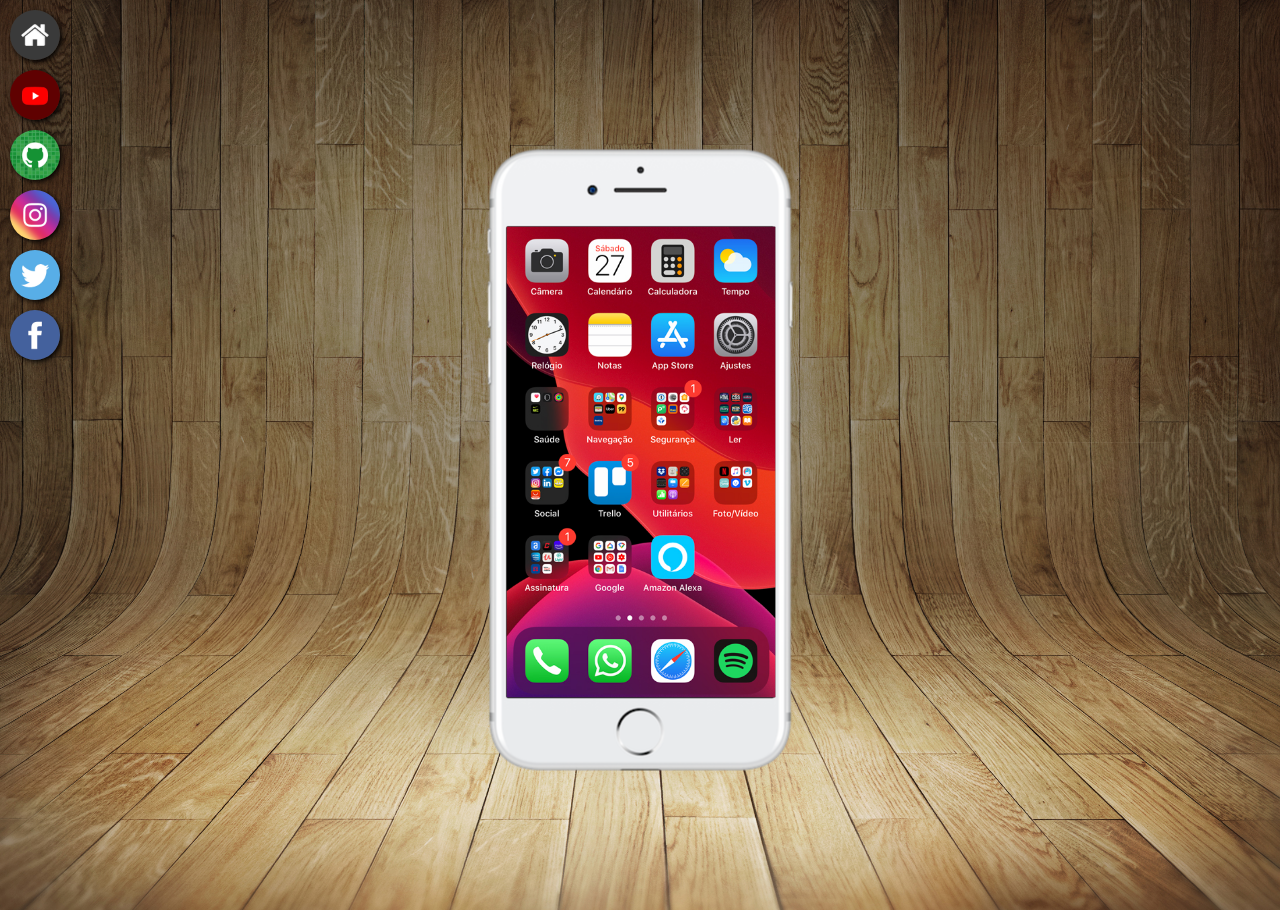
<file: index.html>
<!DOCTYPE html>
<html lang="pt-br">
<head>
    <meta charset="UTF-8">
    <meta http-equiv="X-UA-Compatible" content="IE=edge">
    <meta name="viewport" content="width=device-width, initial-scale=1.0">
    <title>Redes sociais</title>
    <link rel="stylesheet" href="estilos/style.css">
    <link rel="shortcut icon" href="imagens/favicon.ico" type="image/x-icon">
</head>
<body>
    <main>
        <section id="telefone">
             <iframe src="home.html" name="tela" id="tela"  frameborder="0">O seu computador não é compativel</iframe>
        </section>
        <section id="redes-sociais">
            <a href="home.html" target="tela"><img src="imagens/logo-home.jpg" alt=""></a>
            <a href="youtube.html" target="tela"><img src="imagens/logo-youtube.jpg" alt=""></a>
            <a href="github.html" target="tela"><img src="imagens/logo-github.jpg" alt=""></a>
            <a href="instagram.html" target="tela"><img src="imagens/logo-instagram.jpg" alt=""></a>
            <a href="twitter.html" target="tela"><img src="imagens/logo-twitter.jpg" alt=""></a>
            <a href="facebook.html" target="tela"><img src="imagens/logo-facebook.jpg" alt=""></a>
        </section>
    </main>
</body>
</html>
</file>
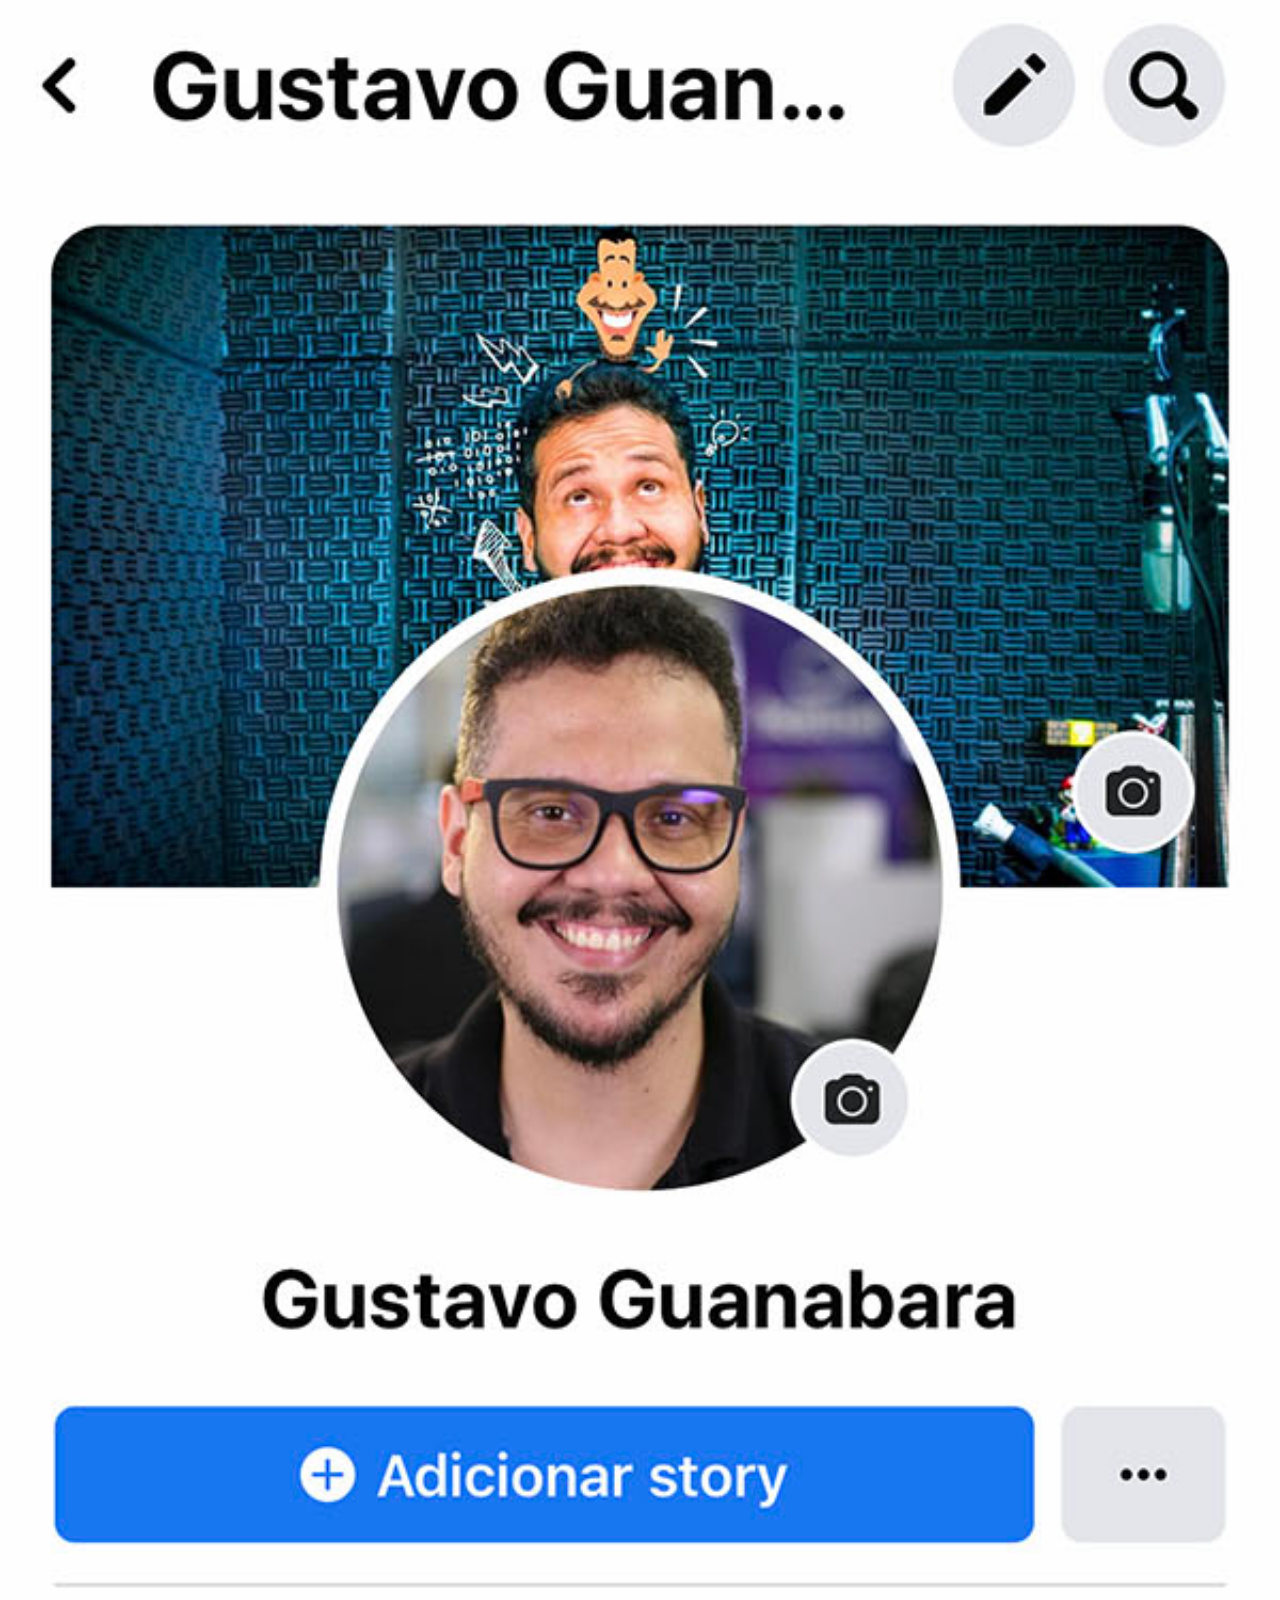
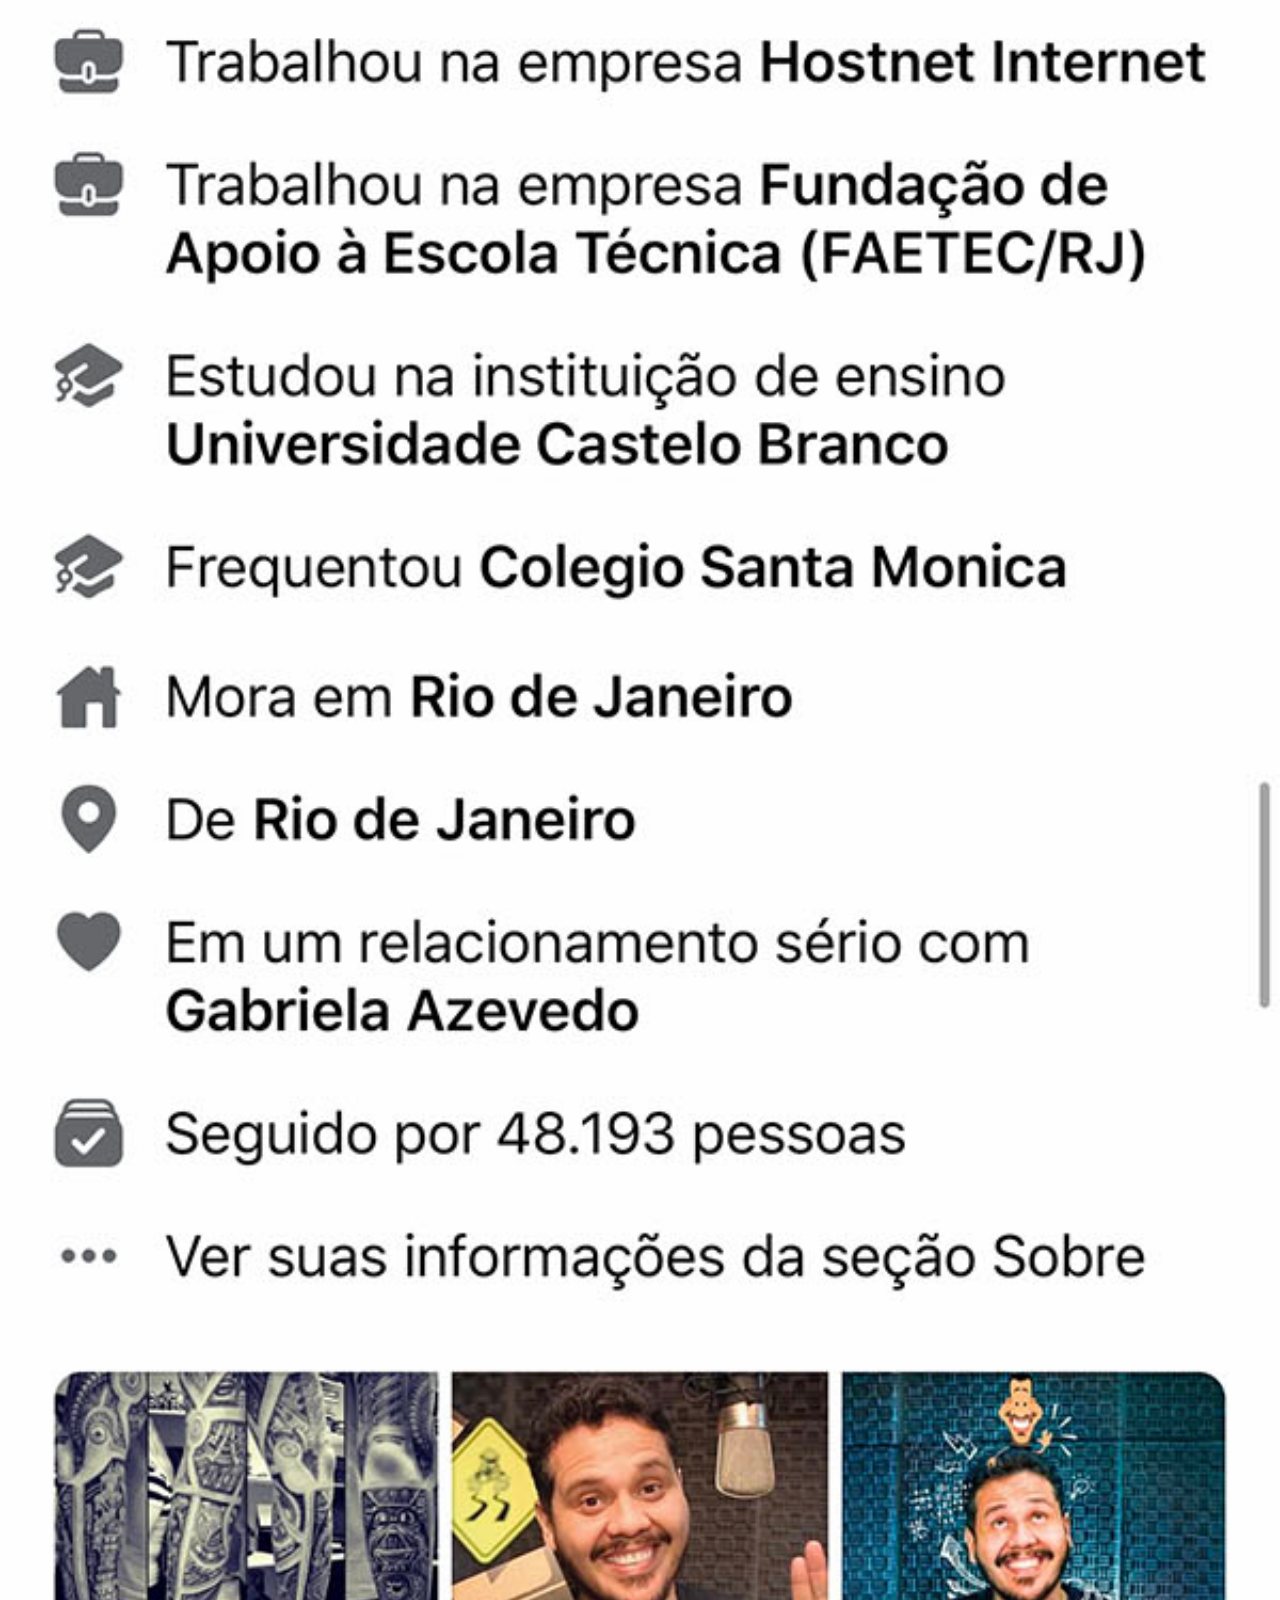
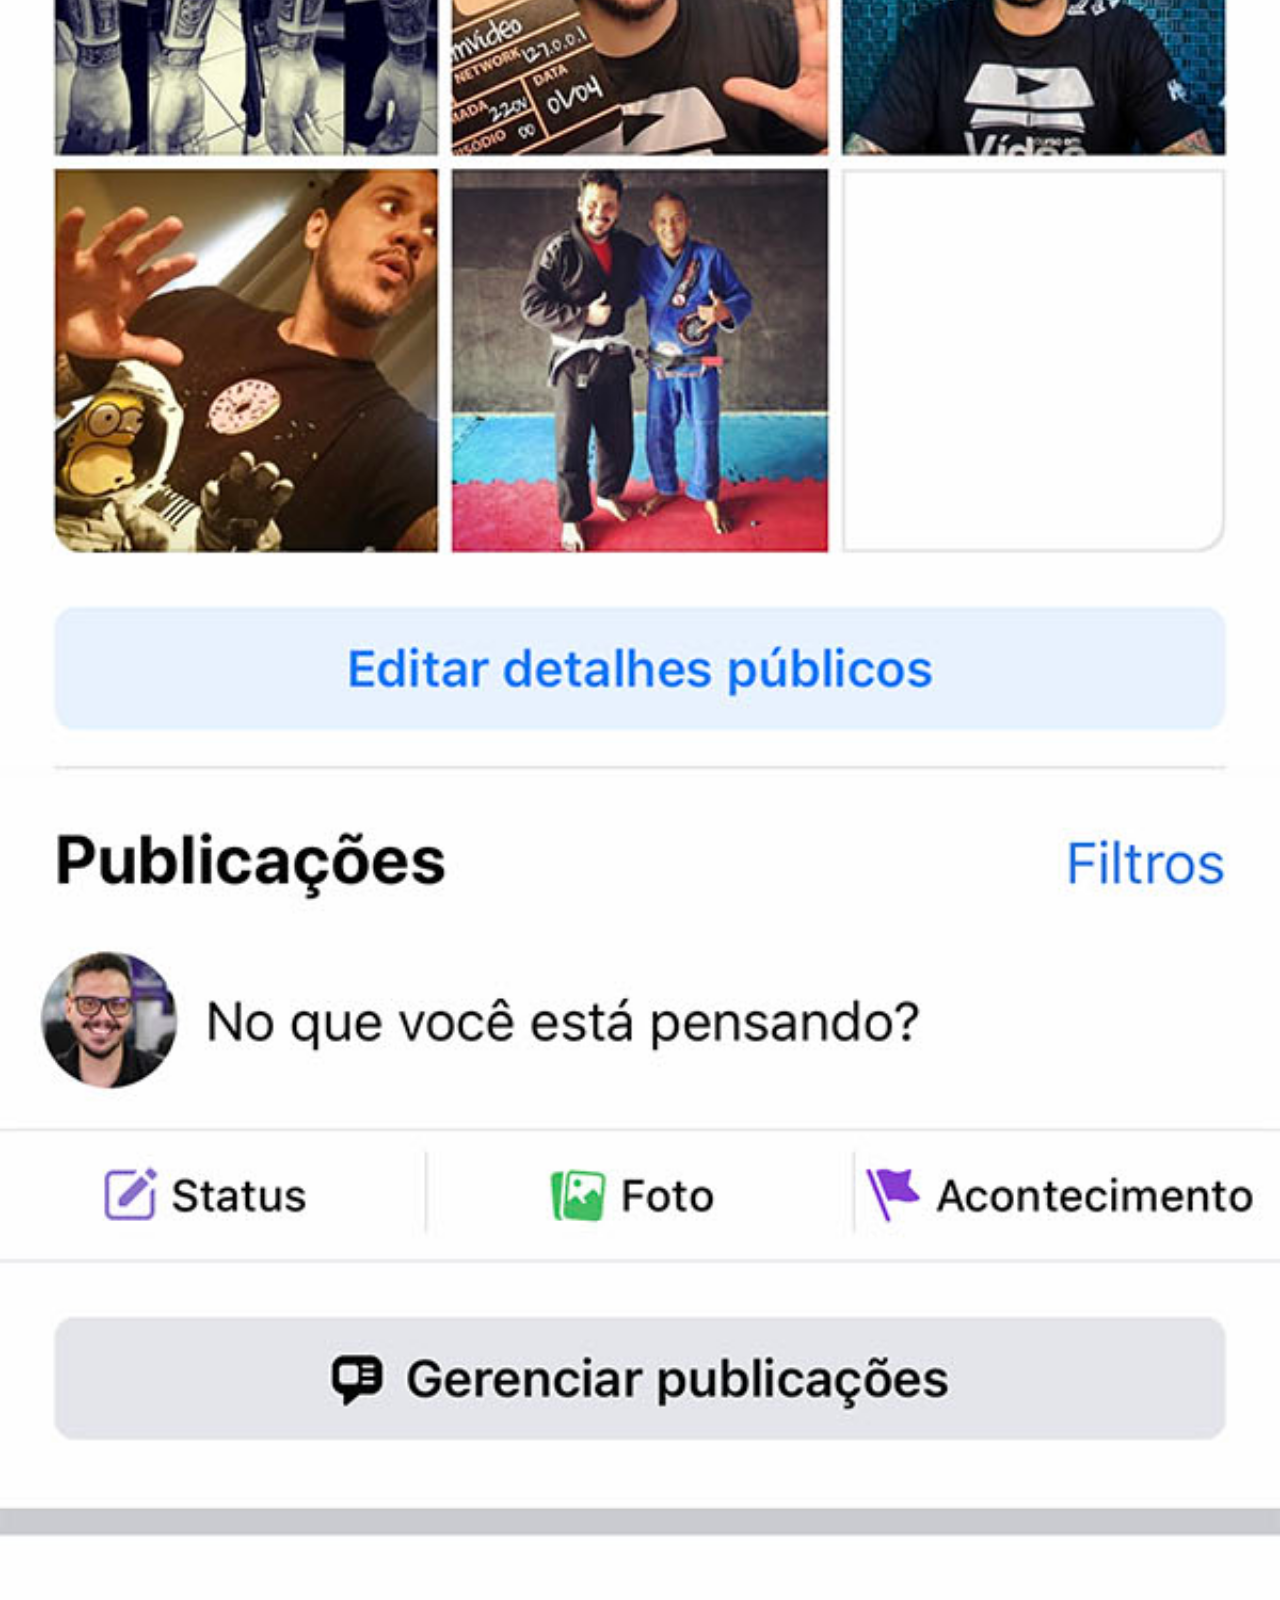
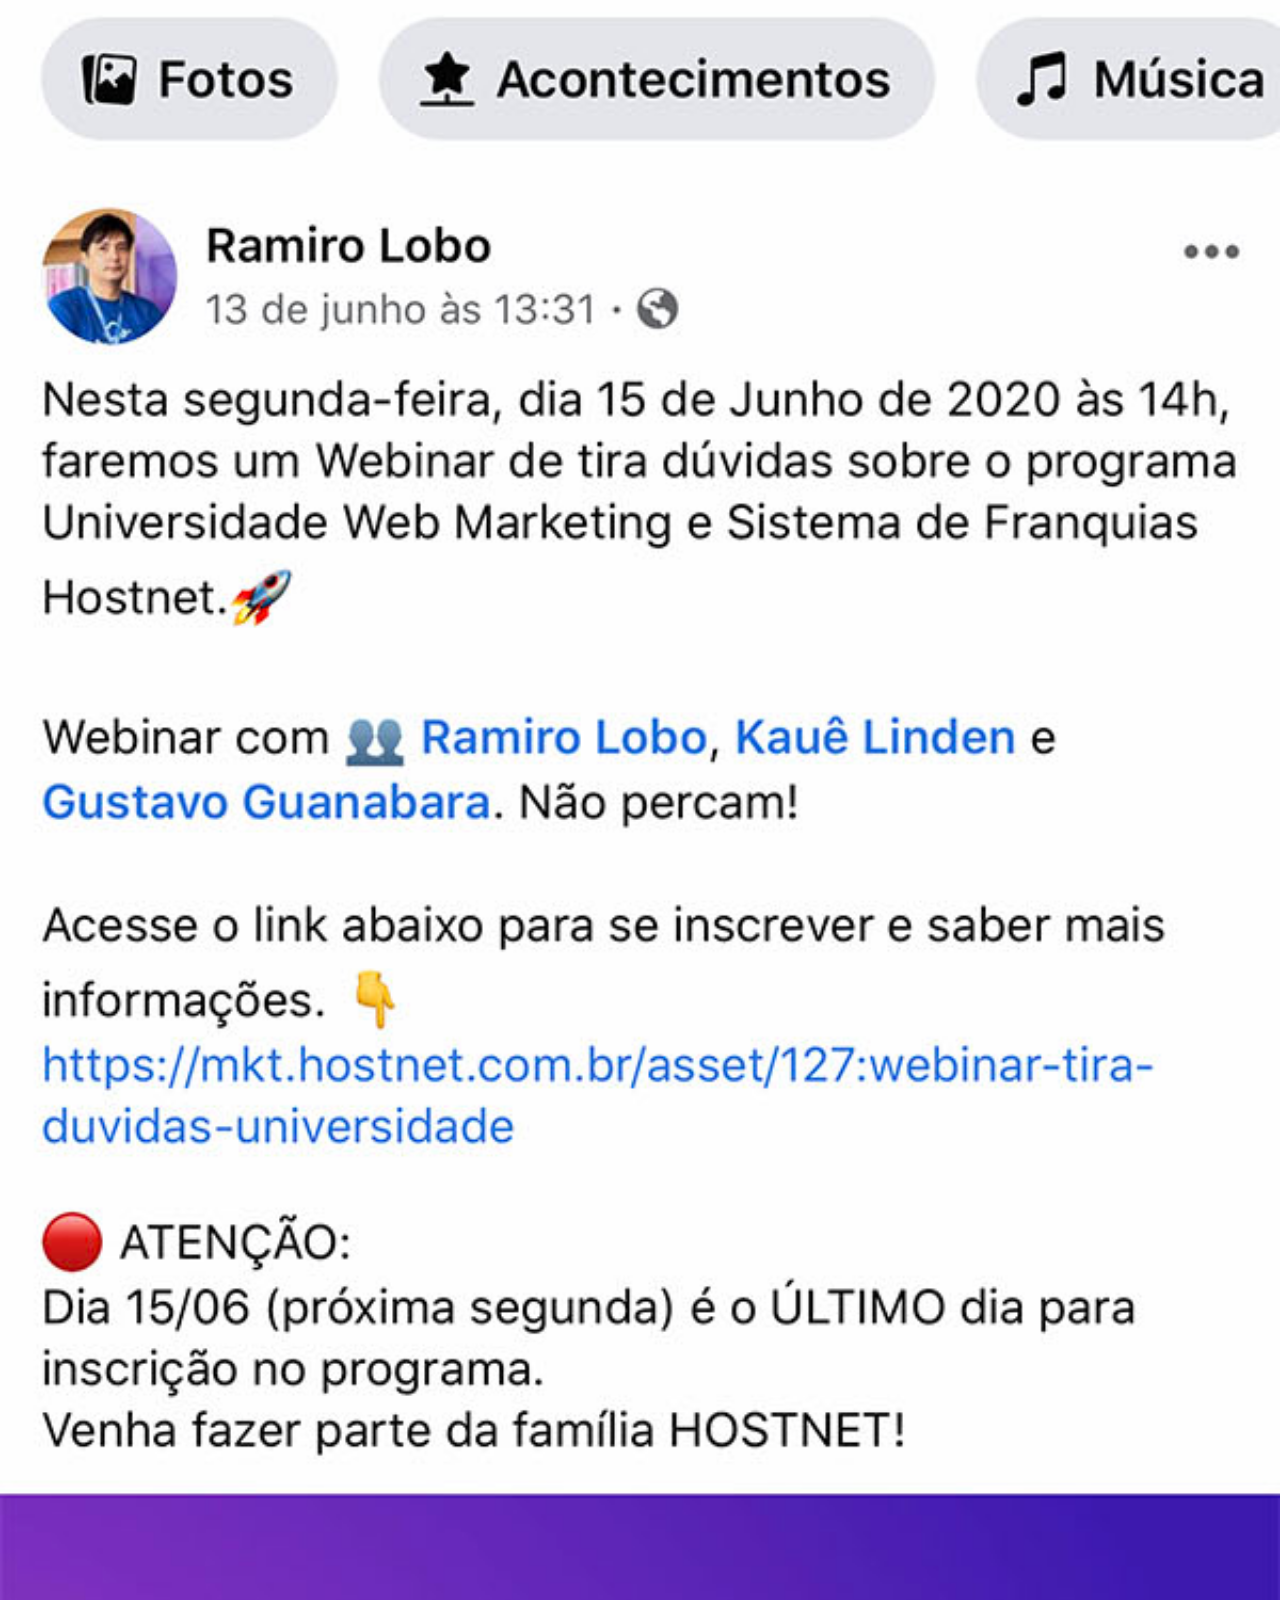
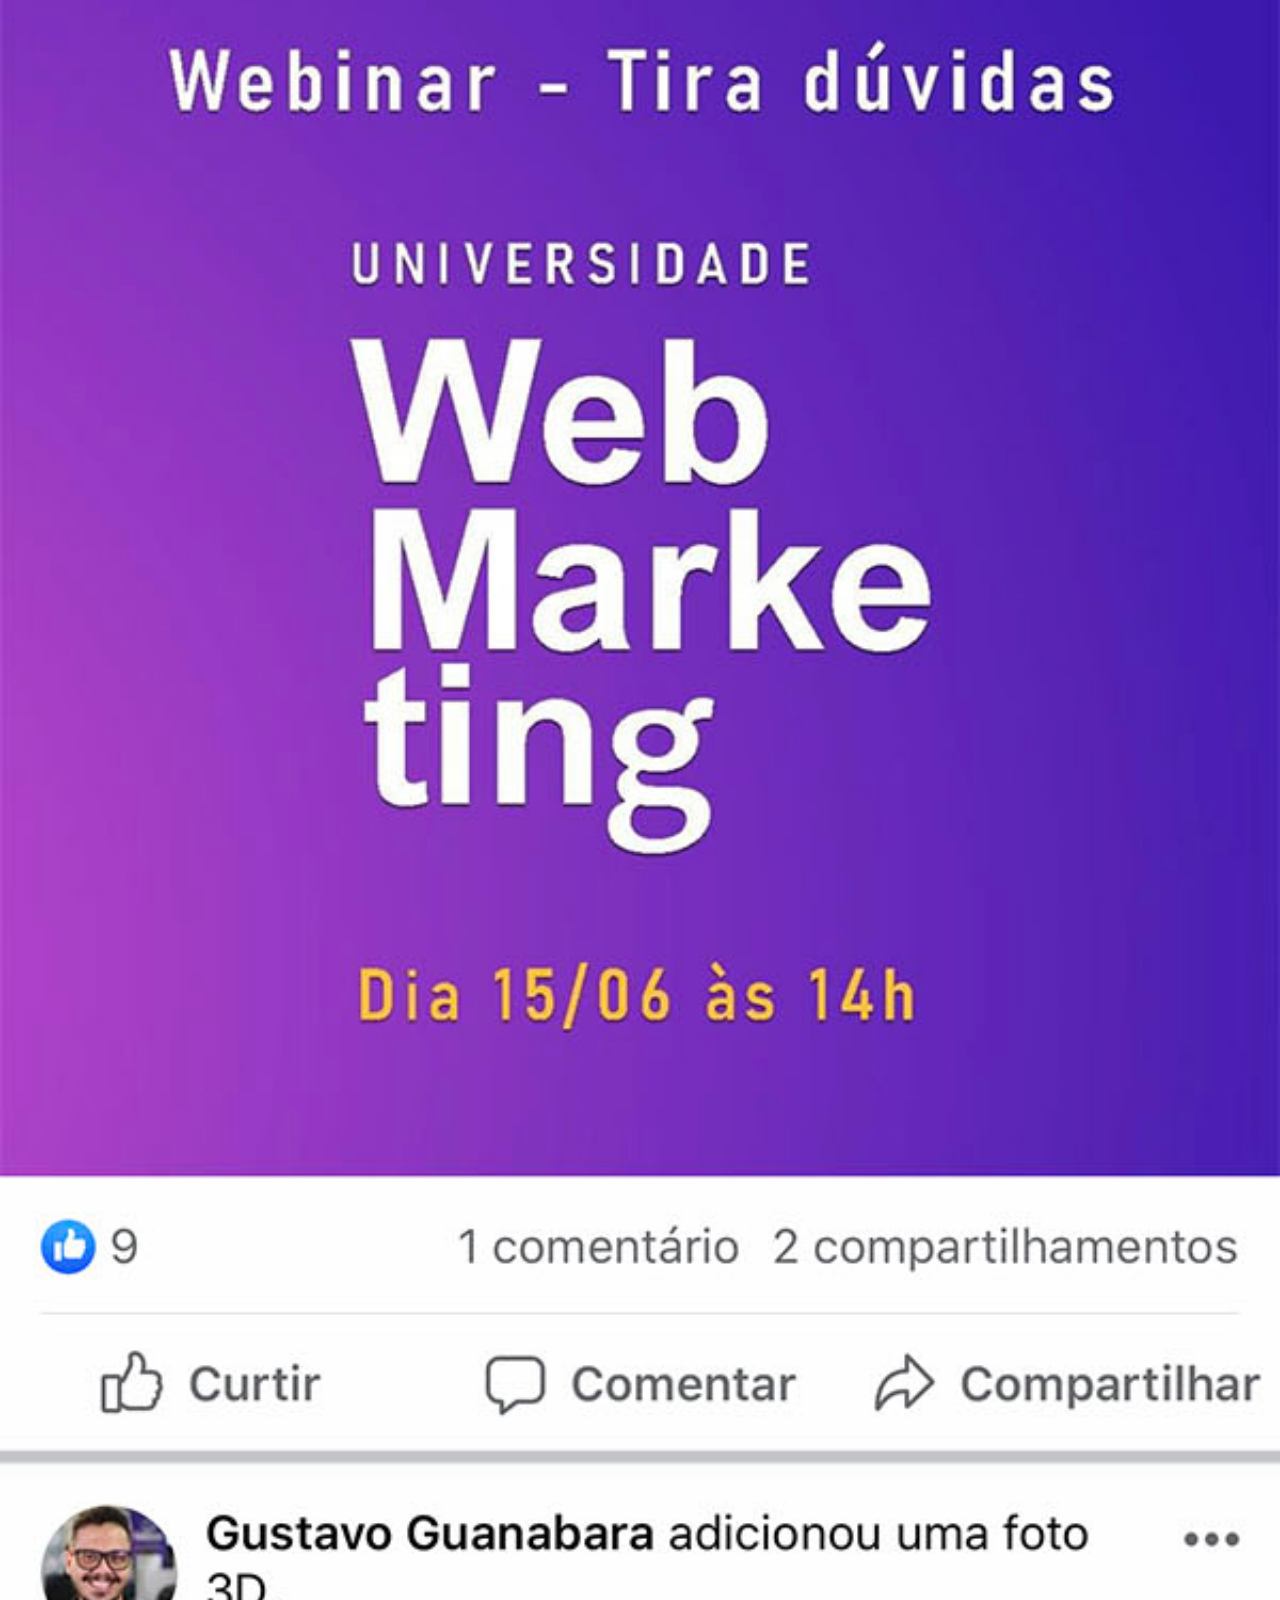
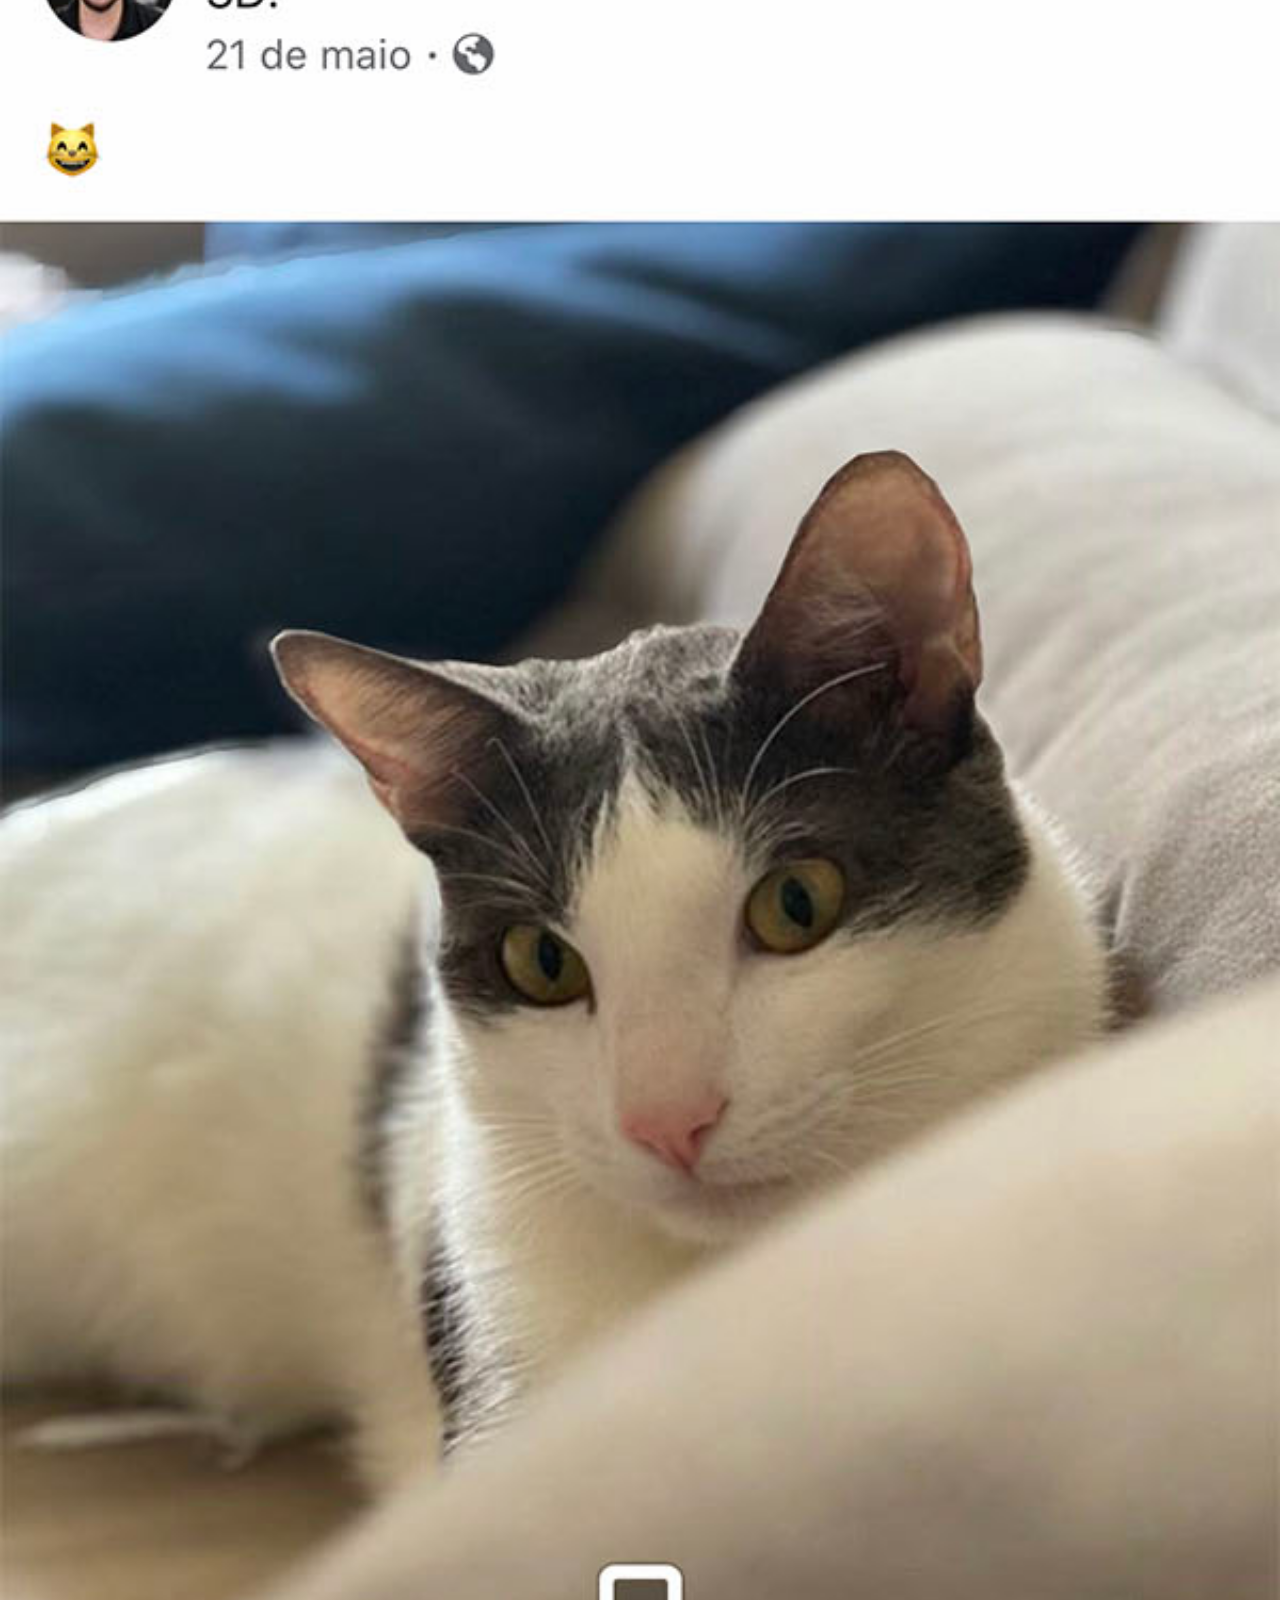
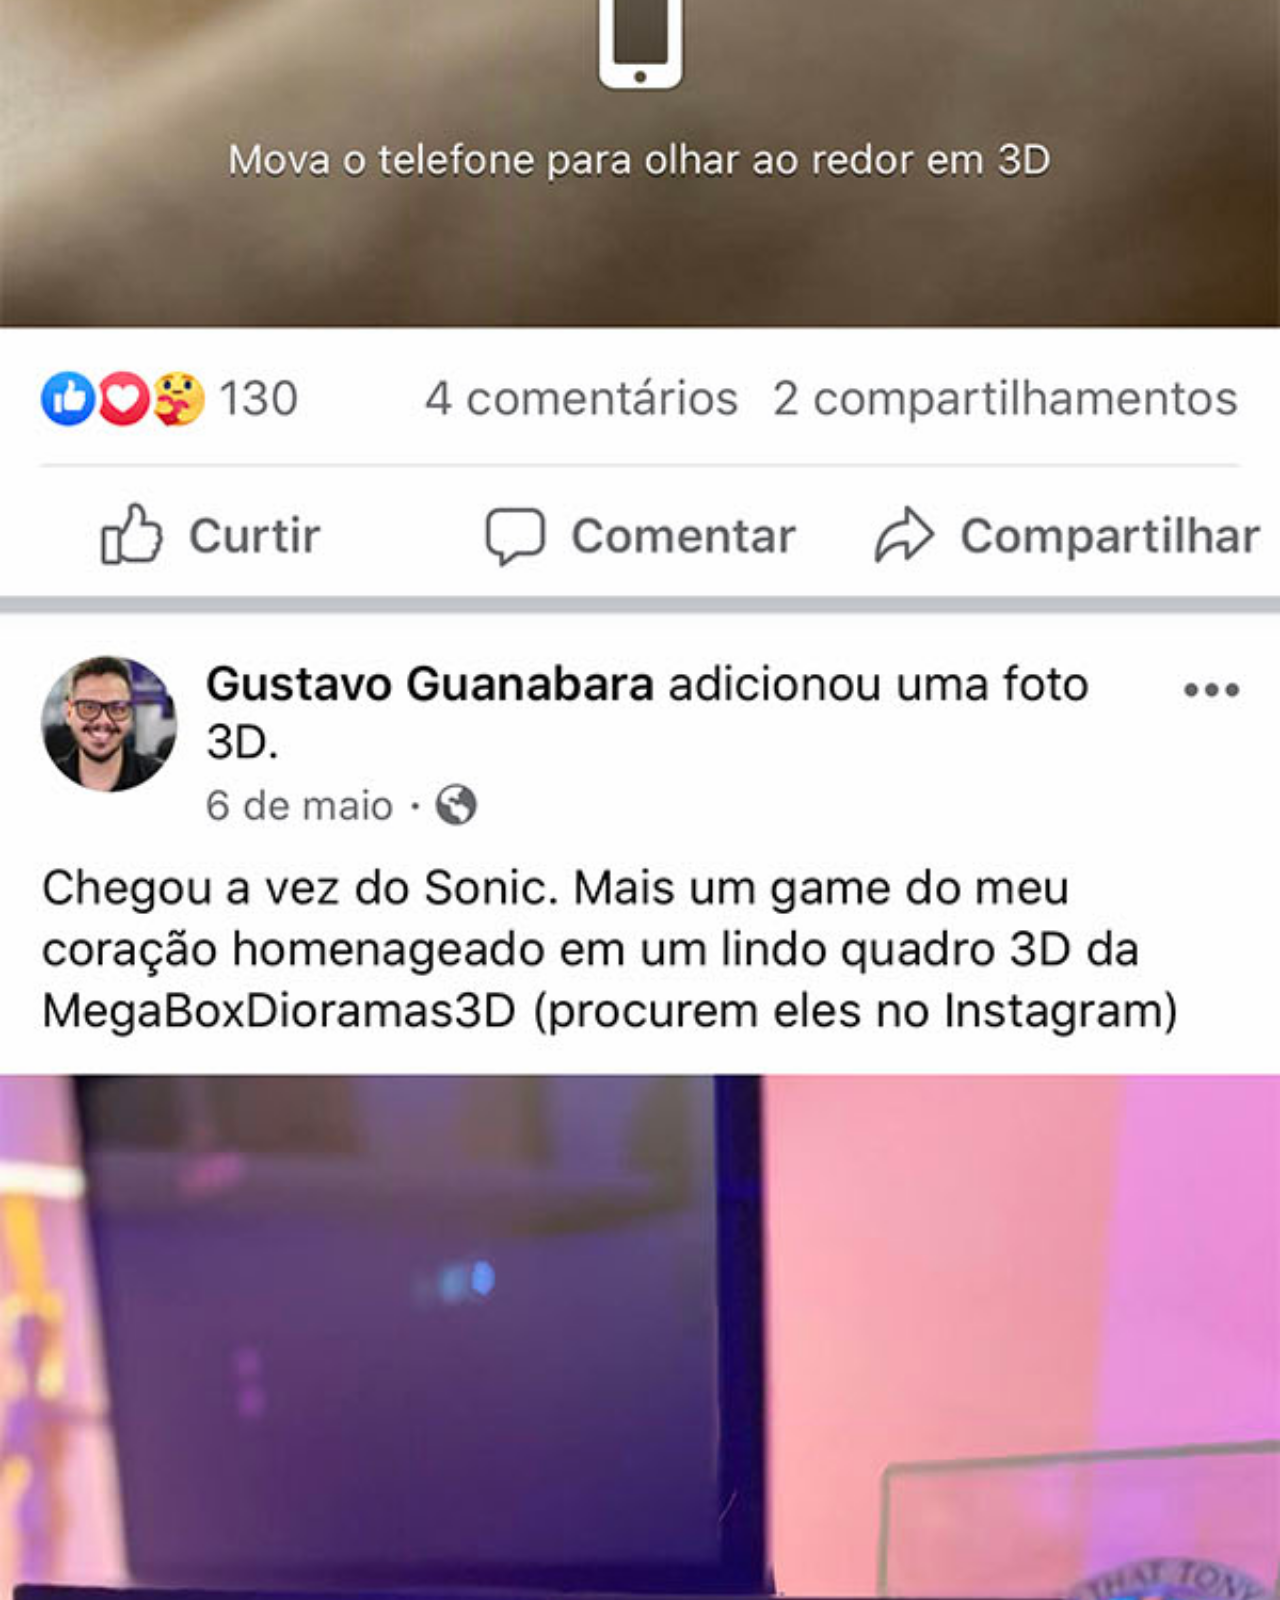
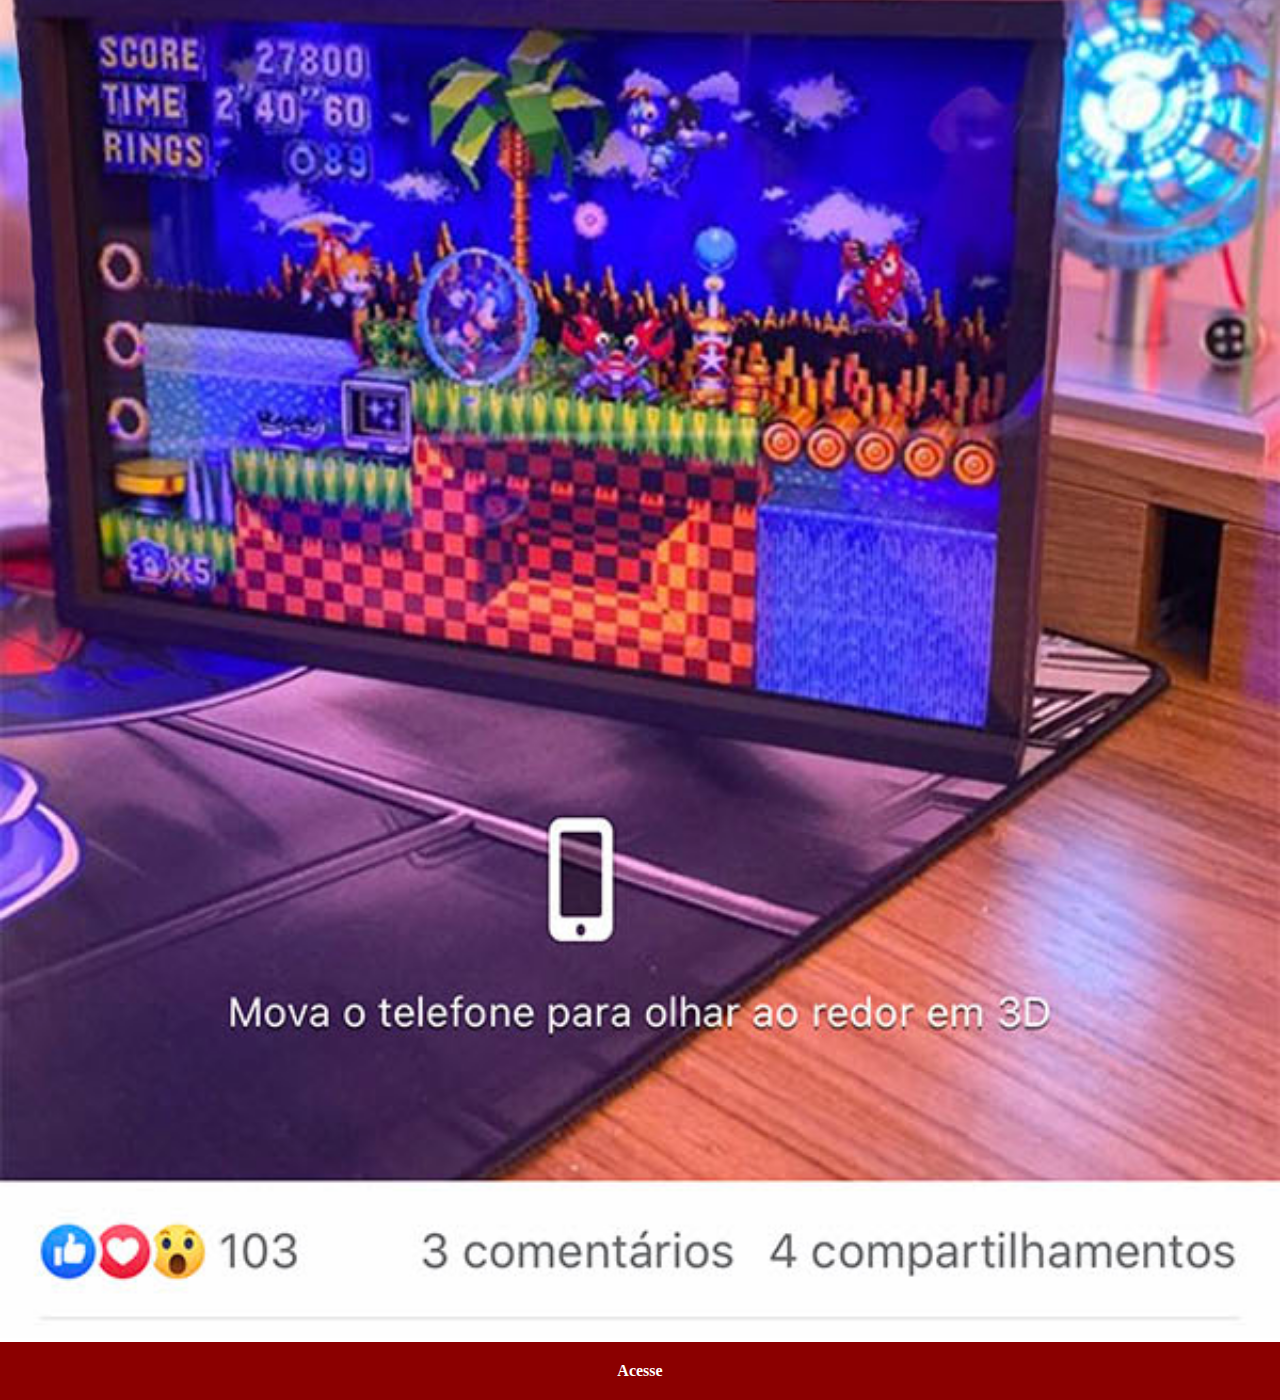
<file: facebook.html>
<!DOCTYPE html>
<html lang="pt-br">
<head>
    <meta charset="UTF-8">
    <meta http-equiv="X-UA-Compatible" content="IE=edge">
    <meta name="viewport" content="width=device-width, initial-scale=1.0">
    <title>Facebook</title>
    <link rel="stylesheet" href="estilos/geral.css">
</head>
<body>
    <img src="imagens/tela-facebook.jpg" alt="">
    <a href="#">Acesse</a>
</body>
</html>
</file>
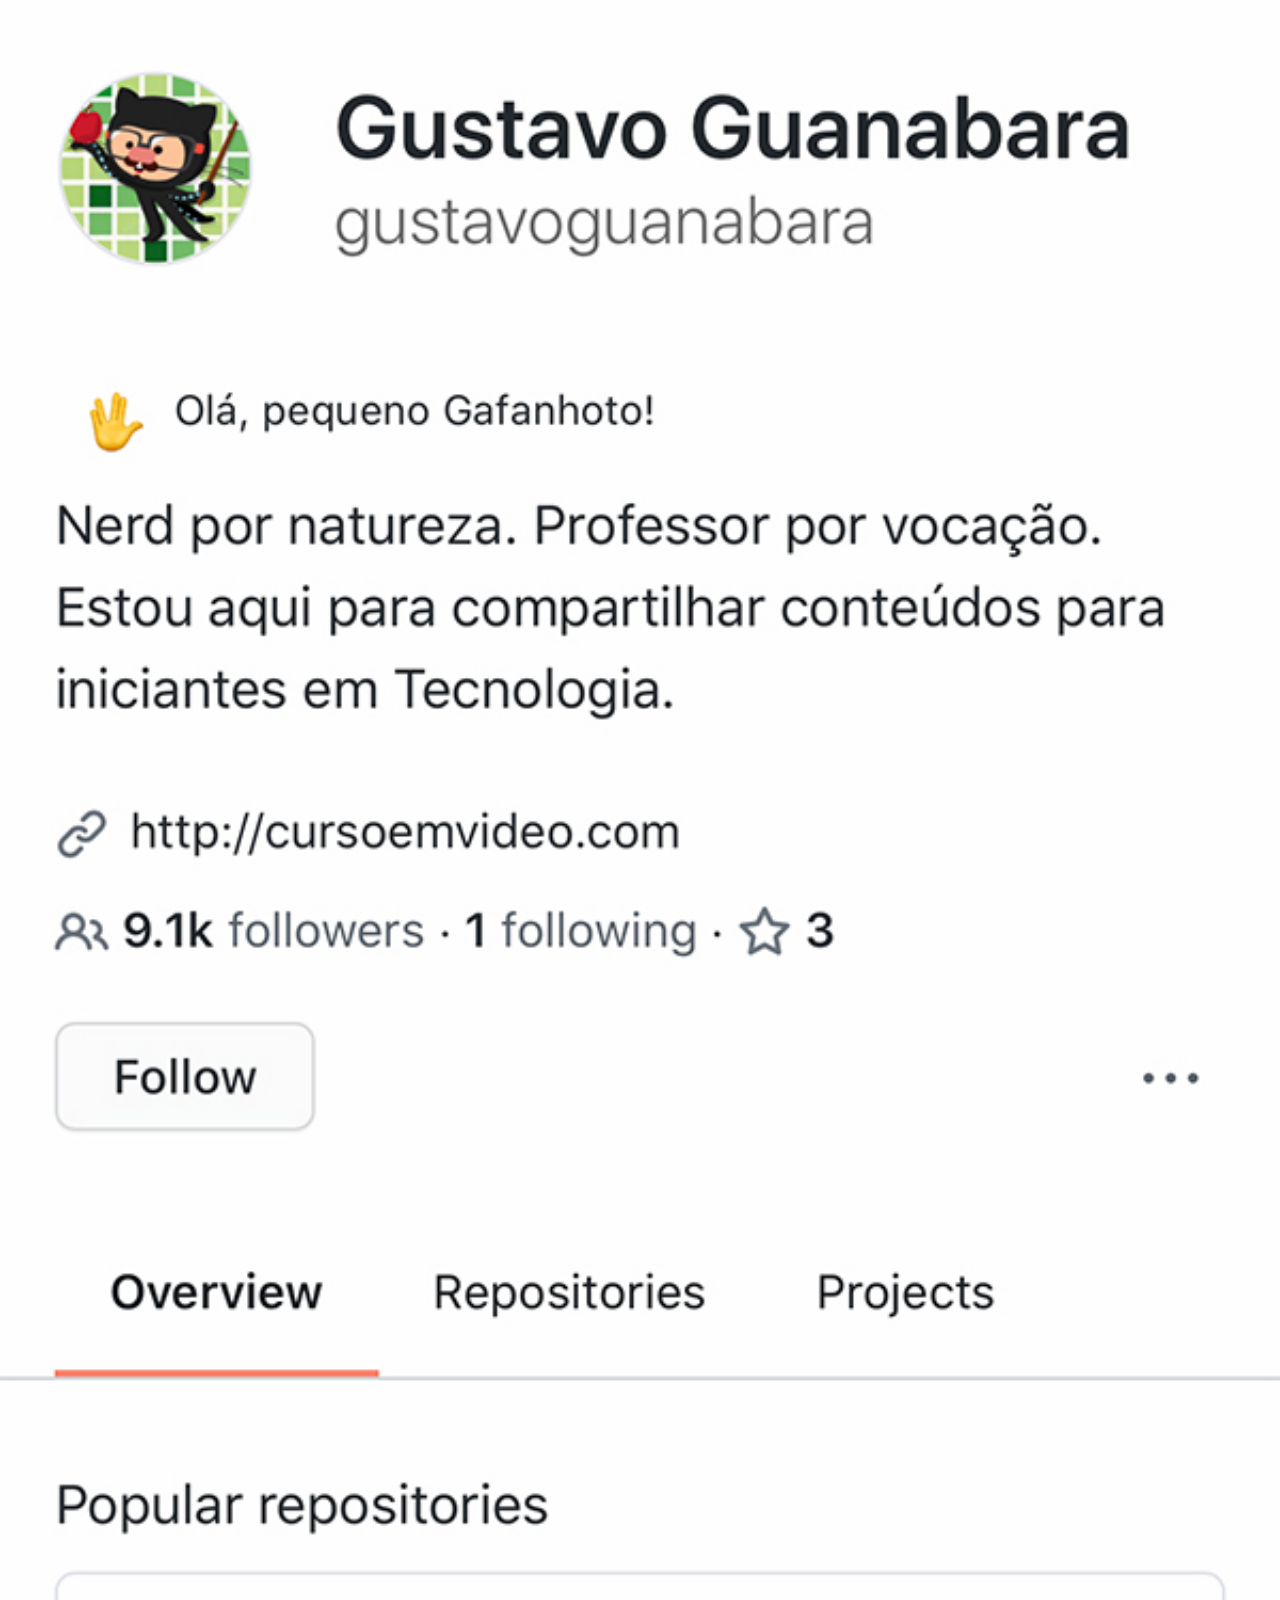
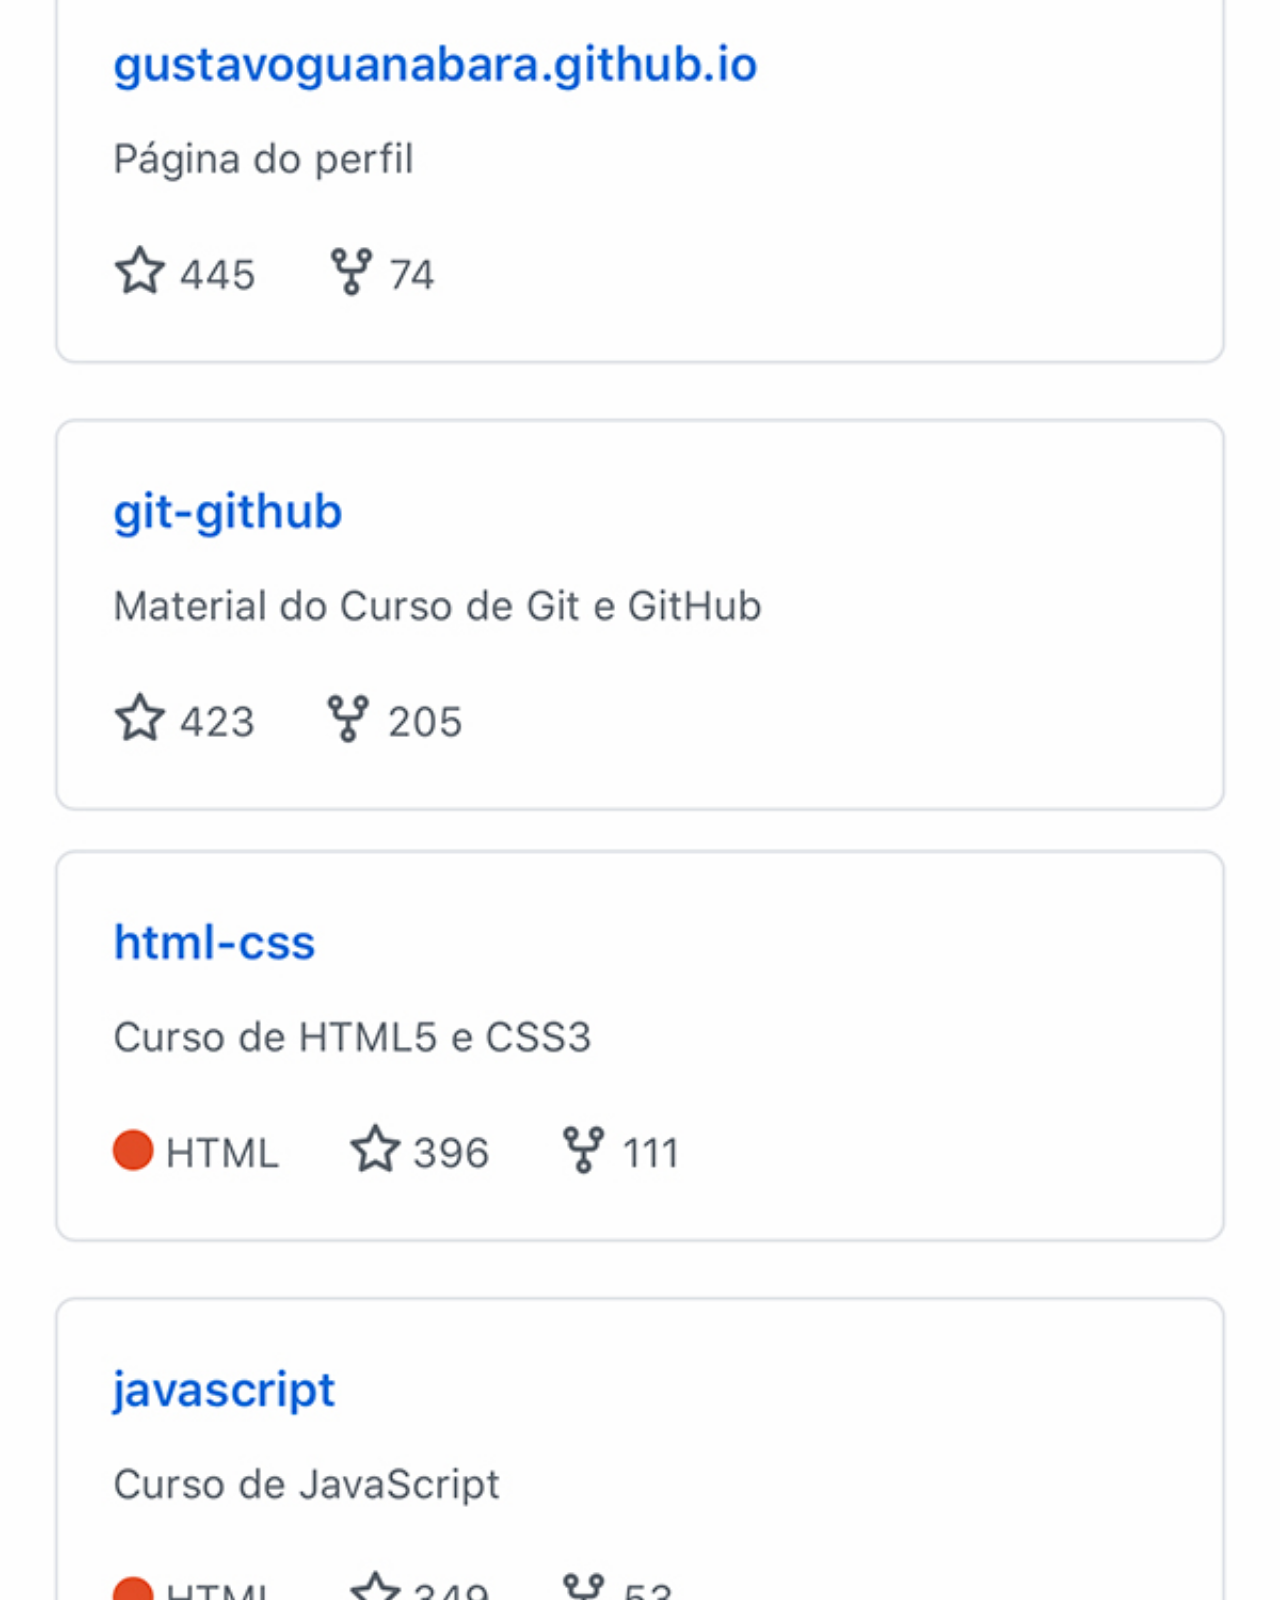
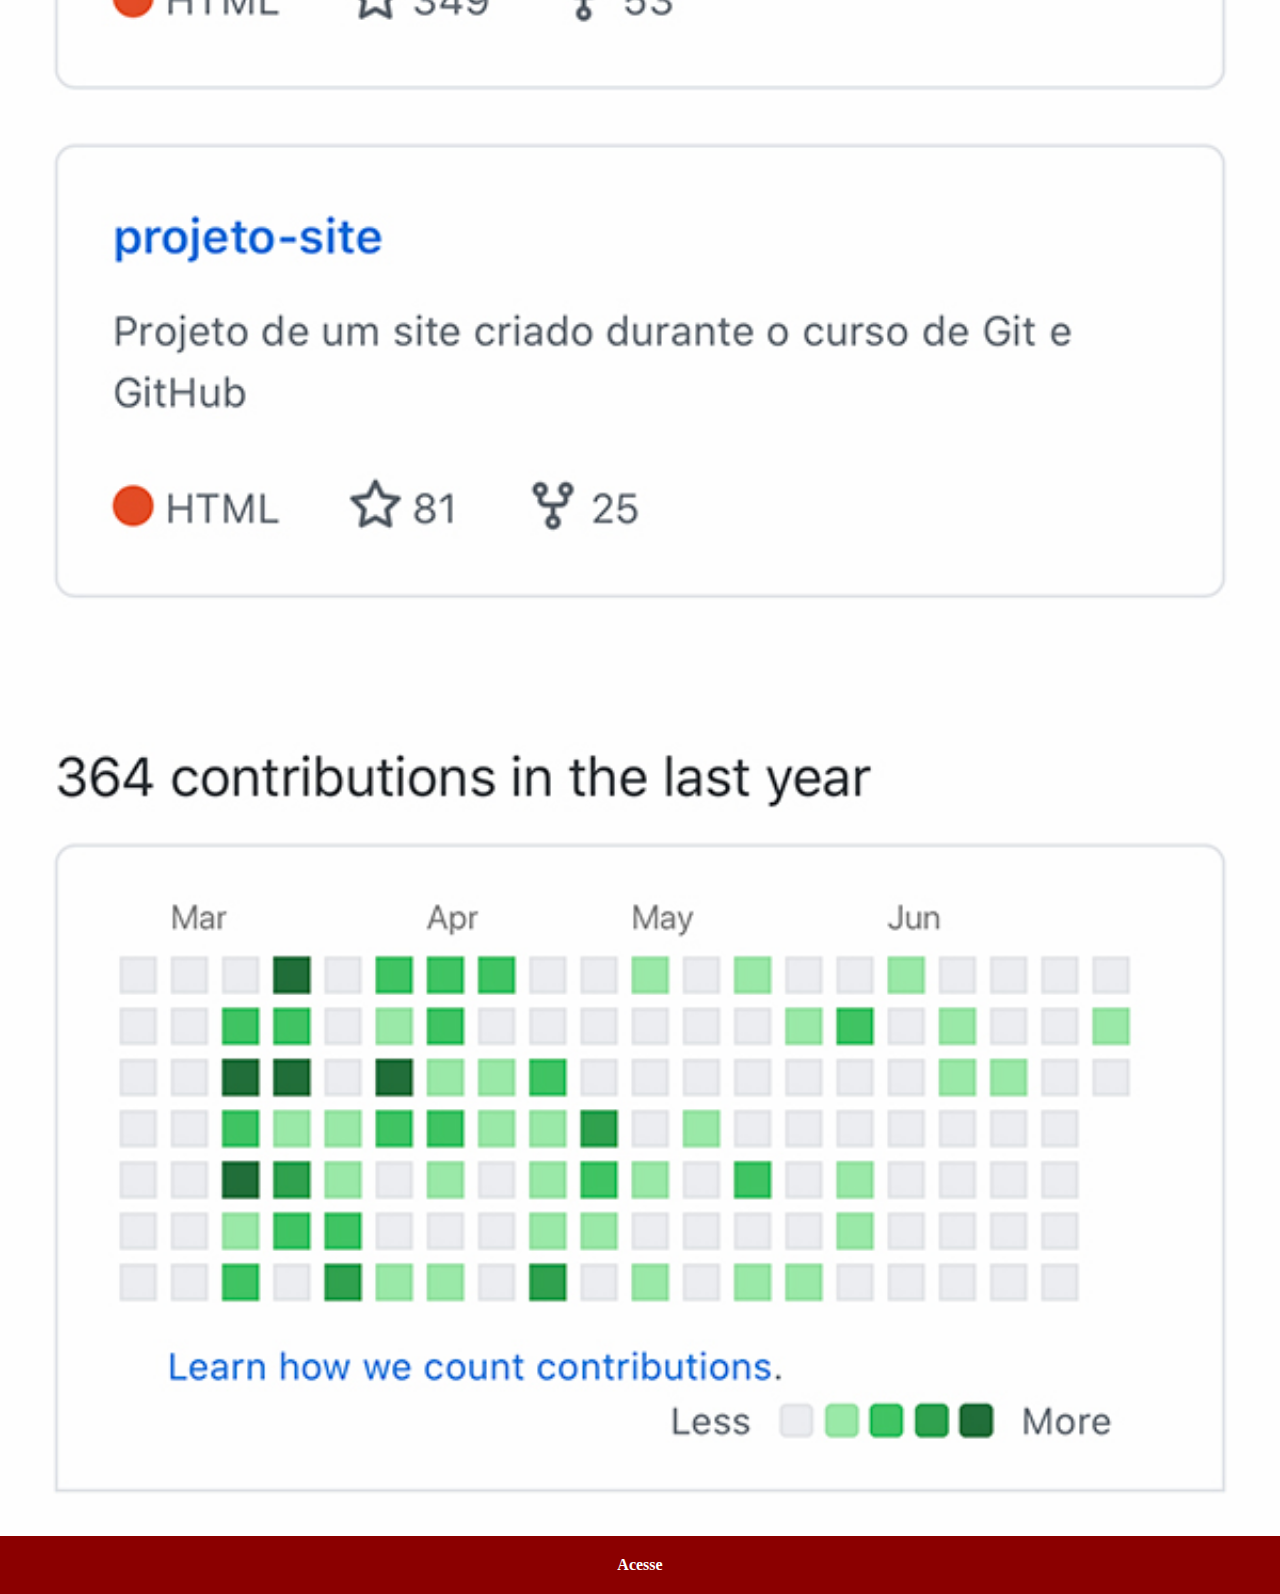
<file: github.html>
<!DOCTYPE html>
<html lang="pt-br">
<head>
    <meta charset="UTF-8">
    <meta http-equiv="X-UA-Compatible" content="IE=edge">
    <meta name="viewport" content="width=device-width, initial-scale=1.0">
    <title>Github</title>
    <link rel="stylesheet" href="estilos/geral.css">
</head>
<body>
    <img src="imagens/tela-github.jpg" alt="">
    <a href="#">Acesse</a>
</body>
</html>
</file>
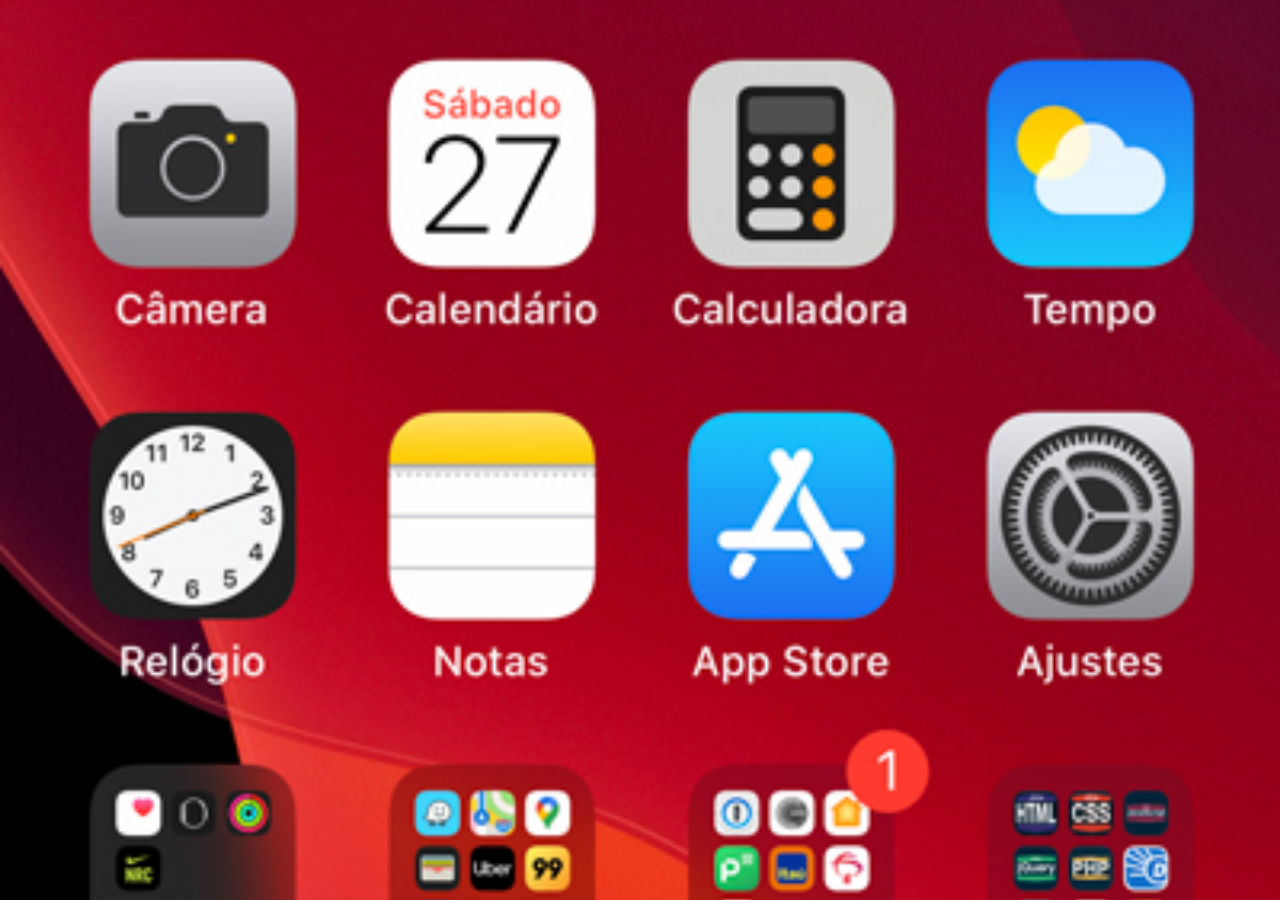
<file: home.html>
<!DOCTYPE html>
<html lang="pt-br">
<head>
    <meta charset="UTF-8">
    <meta http-equiv="X-UA-Compatible" content="IE=edge">
    <meta name="viewport" content="width=device-width, initial-scale=1.0">
    <title>Homet</title>
    <style>
        *{
            margin: 0;
            padding: 0;
        }
        body{
            width: 100vw;
            height: 100vh;
            background:black url(imagens/tela-home.jpg) no-repeat top center;
            background-size: cover;
            border: none;
        }
    </style>
</head>
<body>
    
    
</body>
</html>
</file>
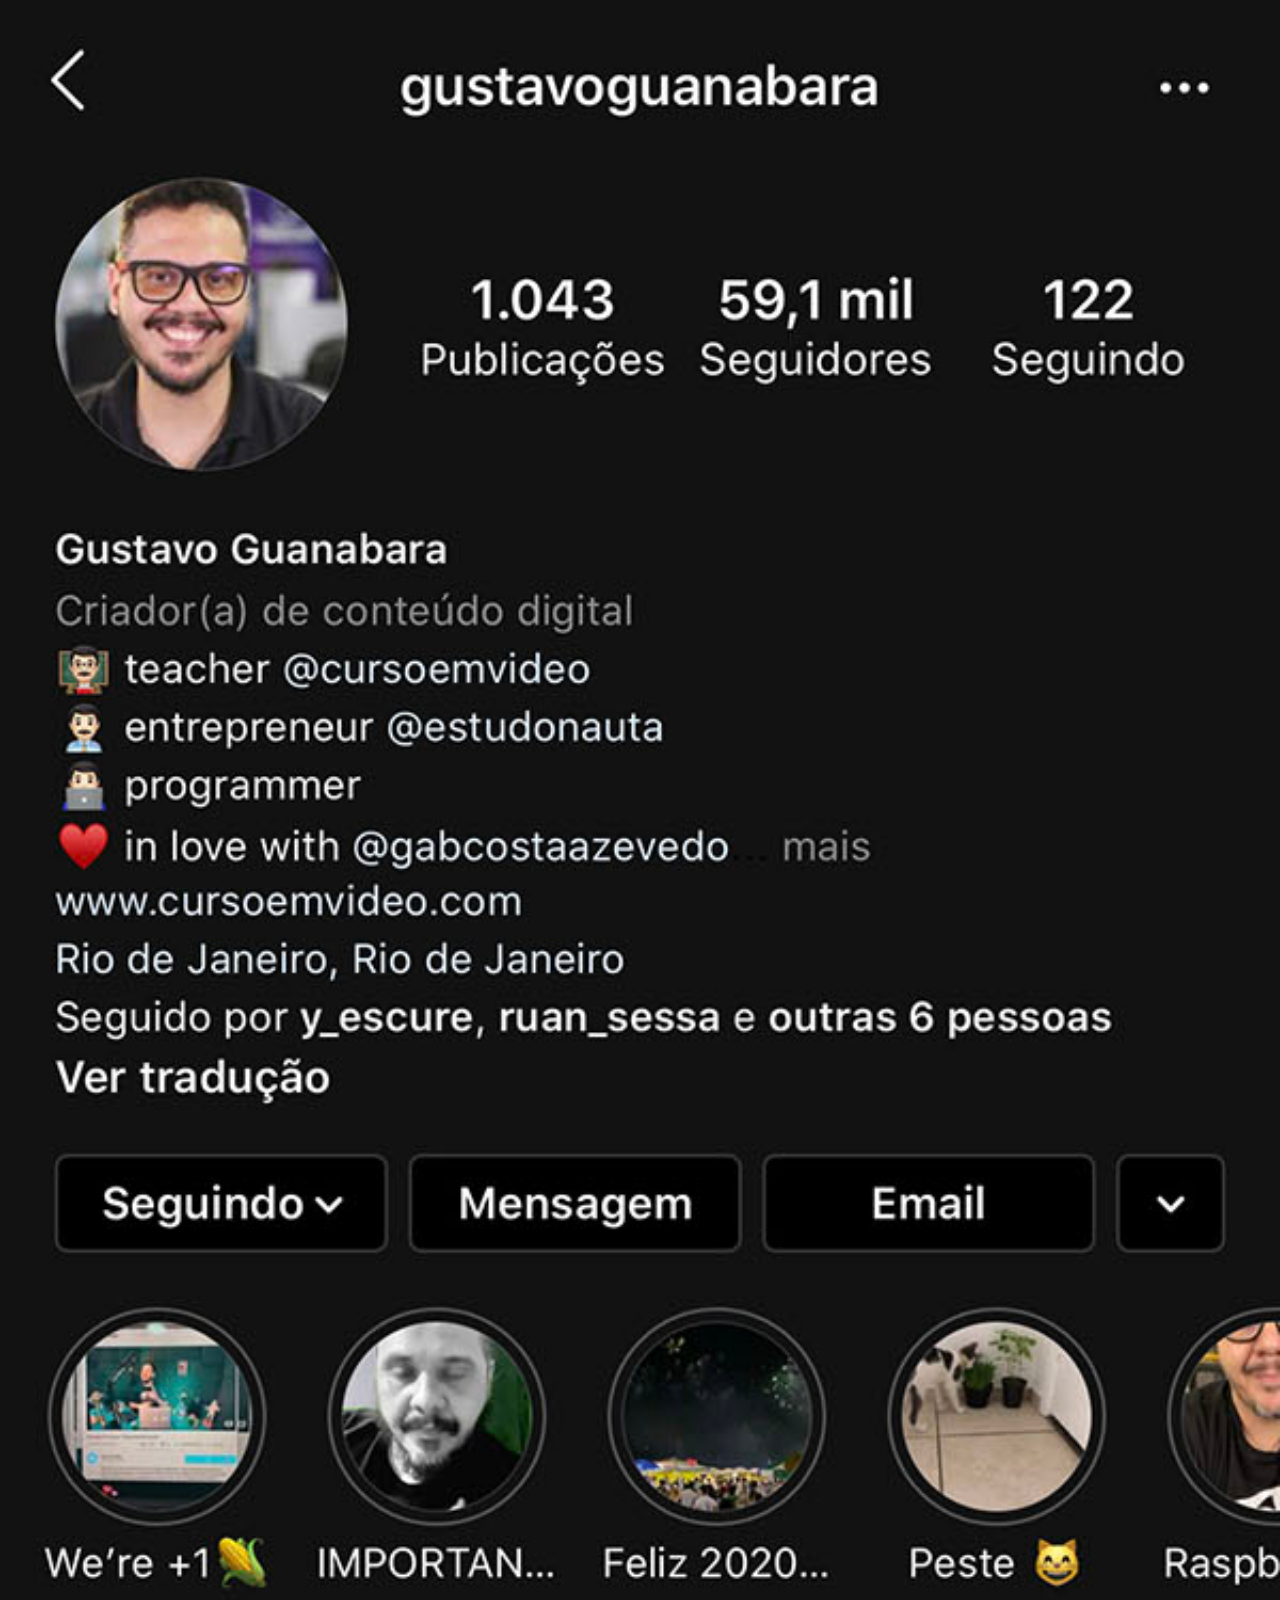
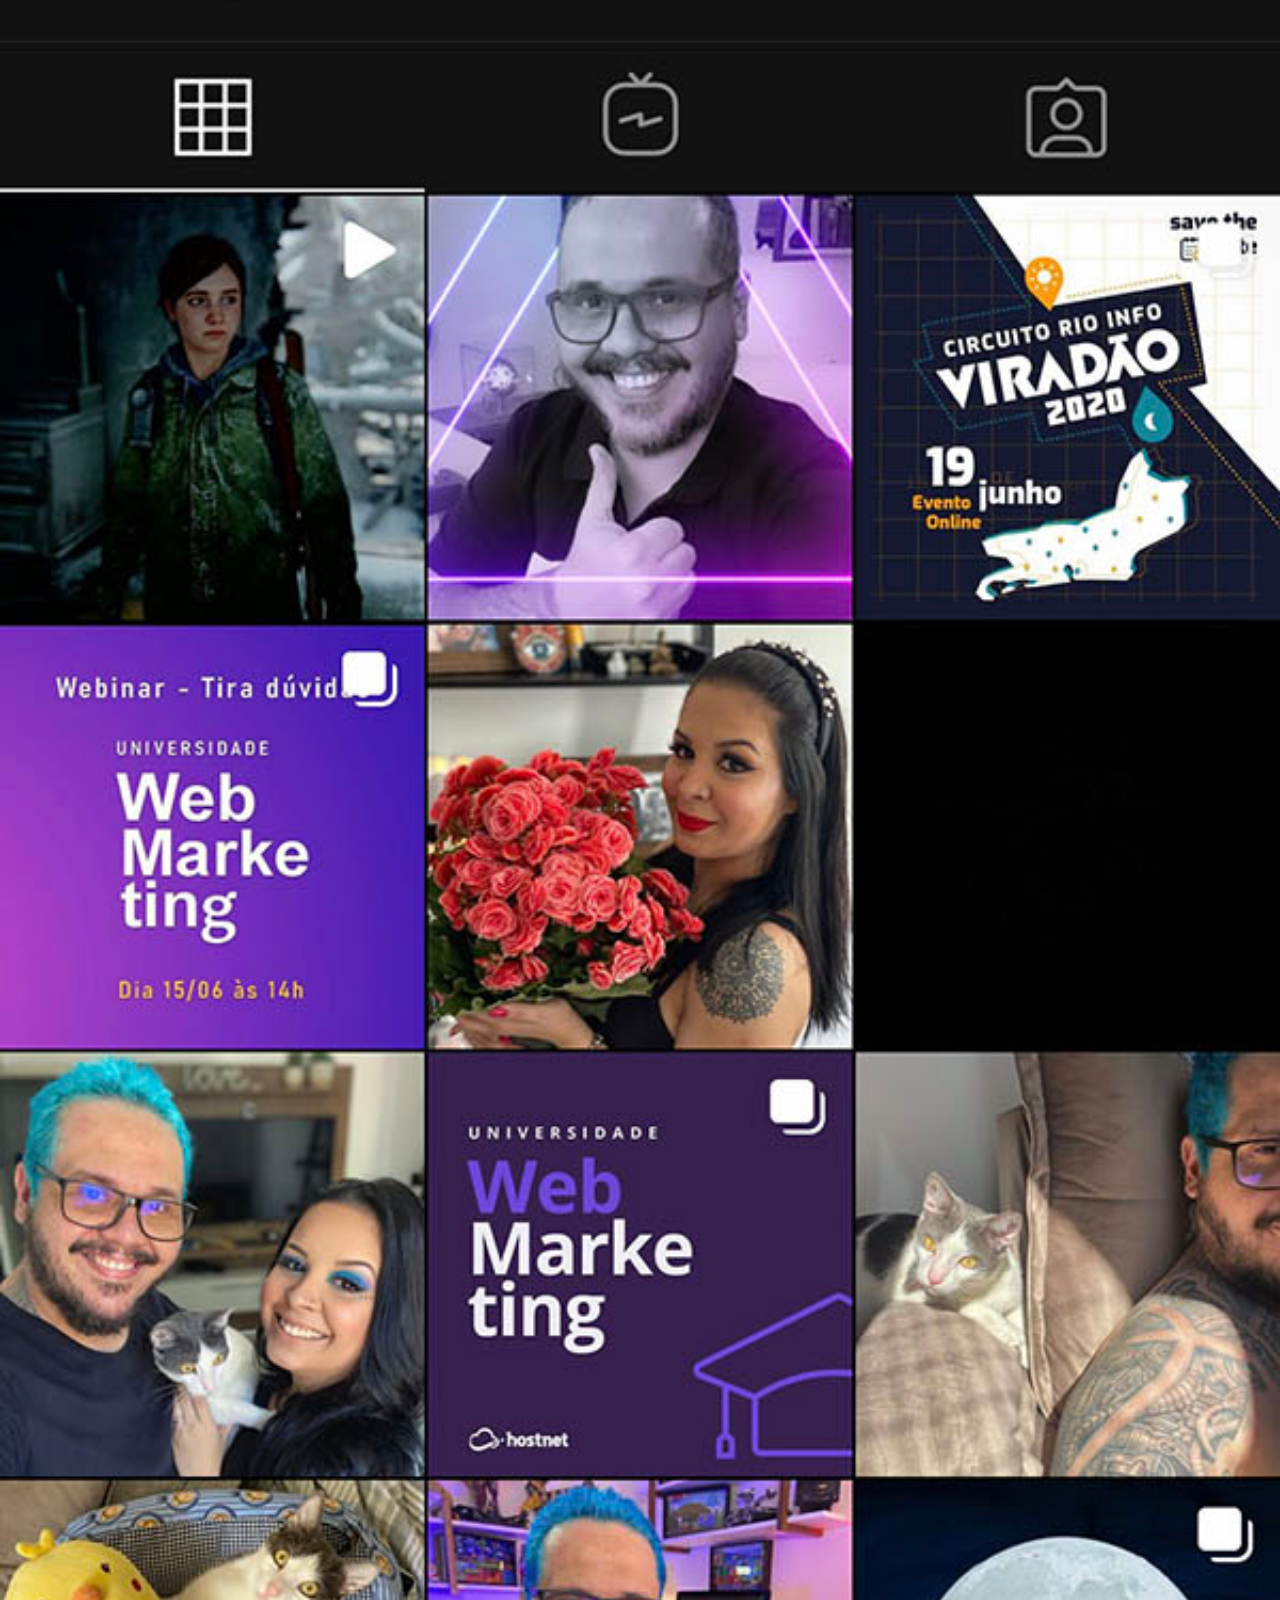
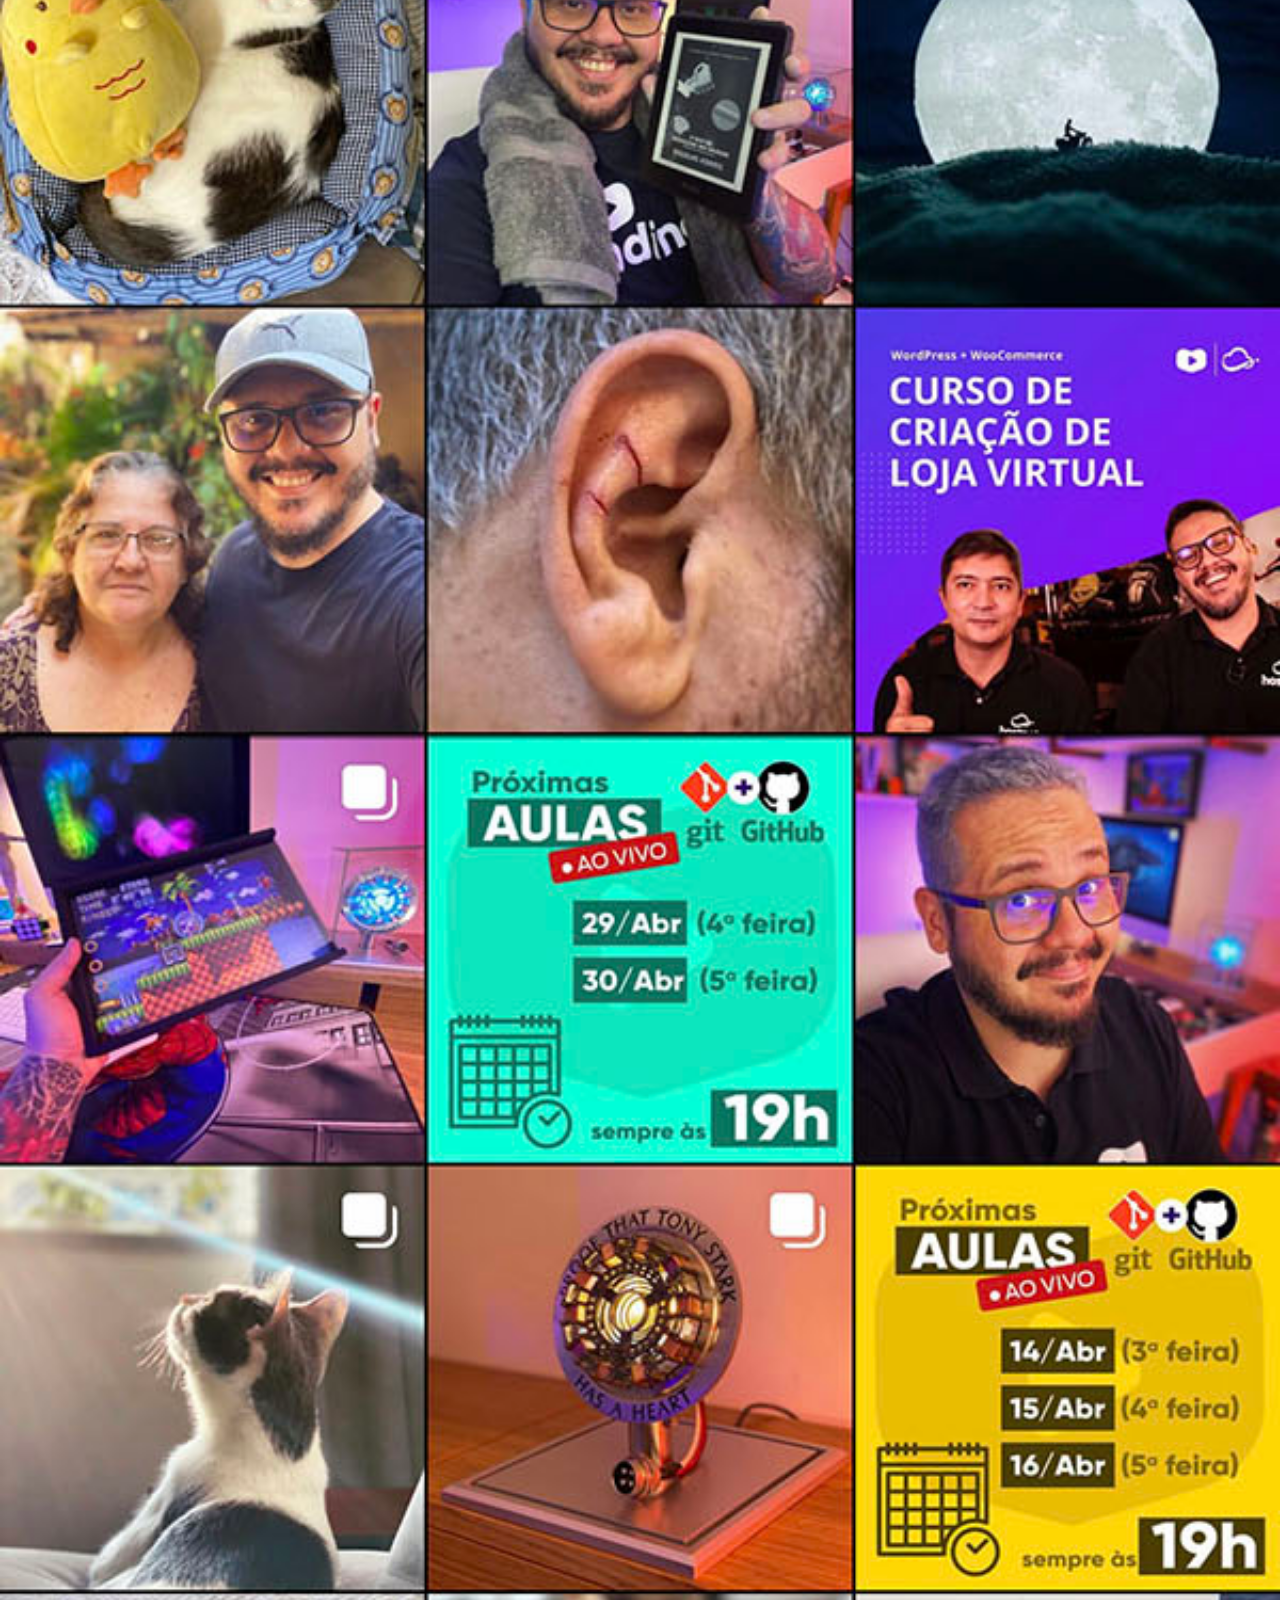
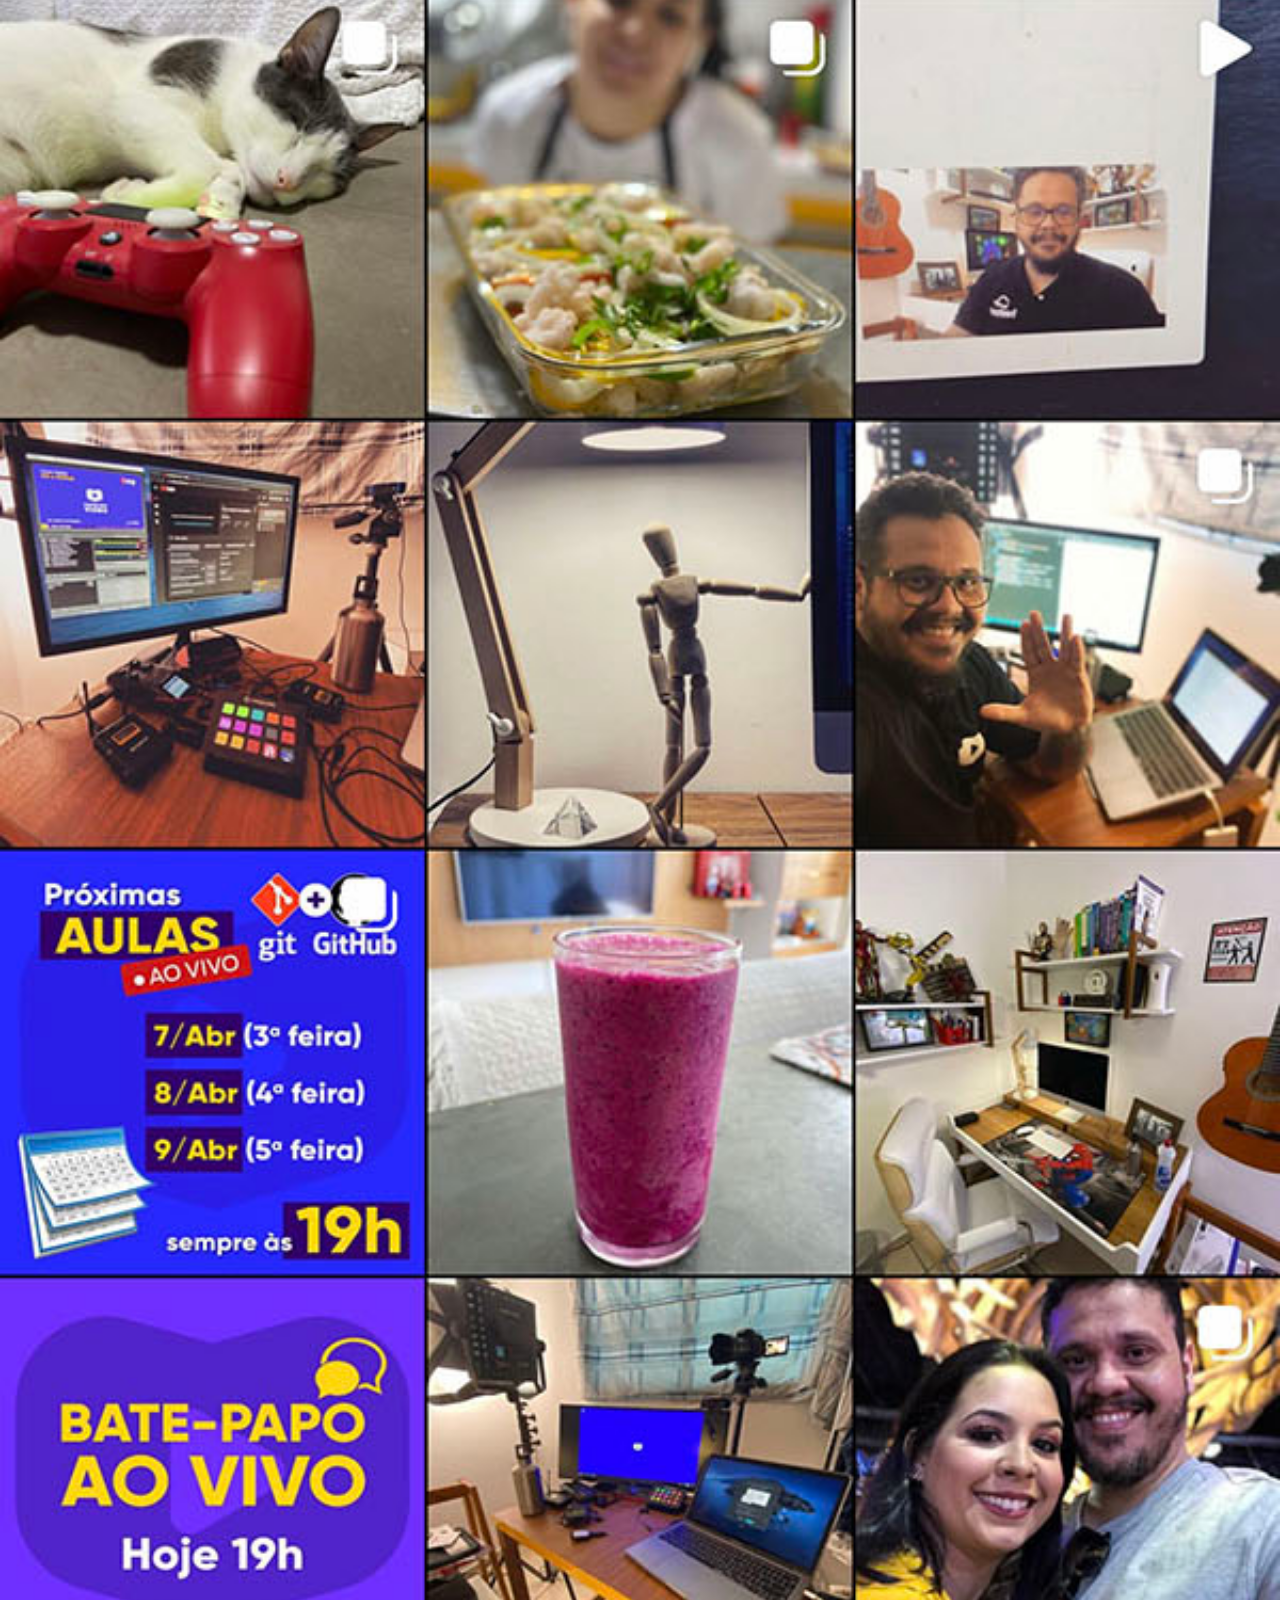
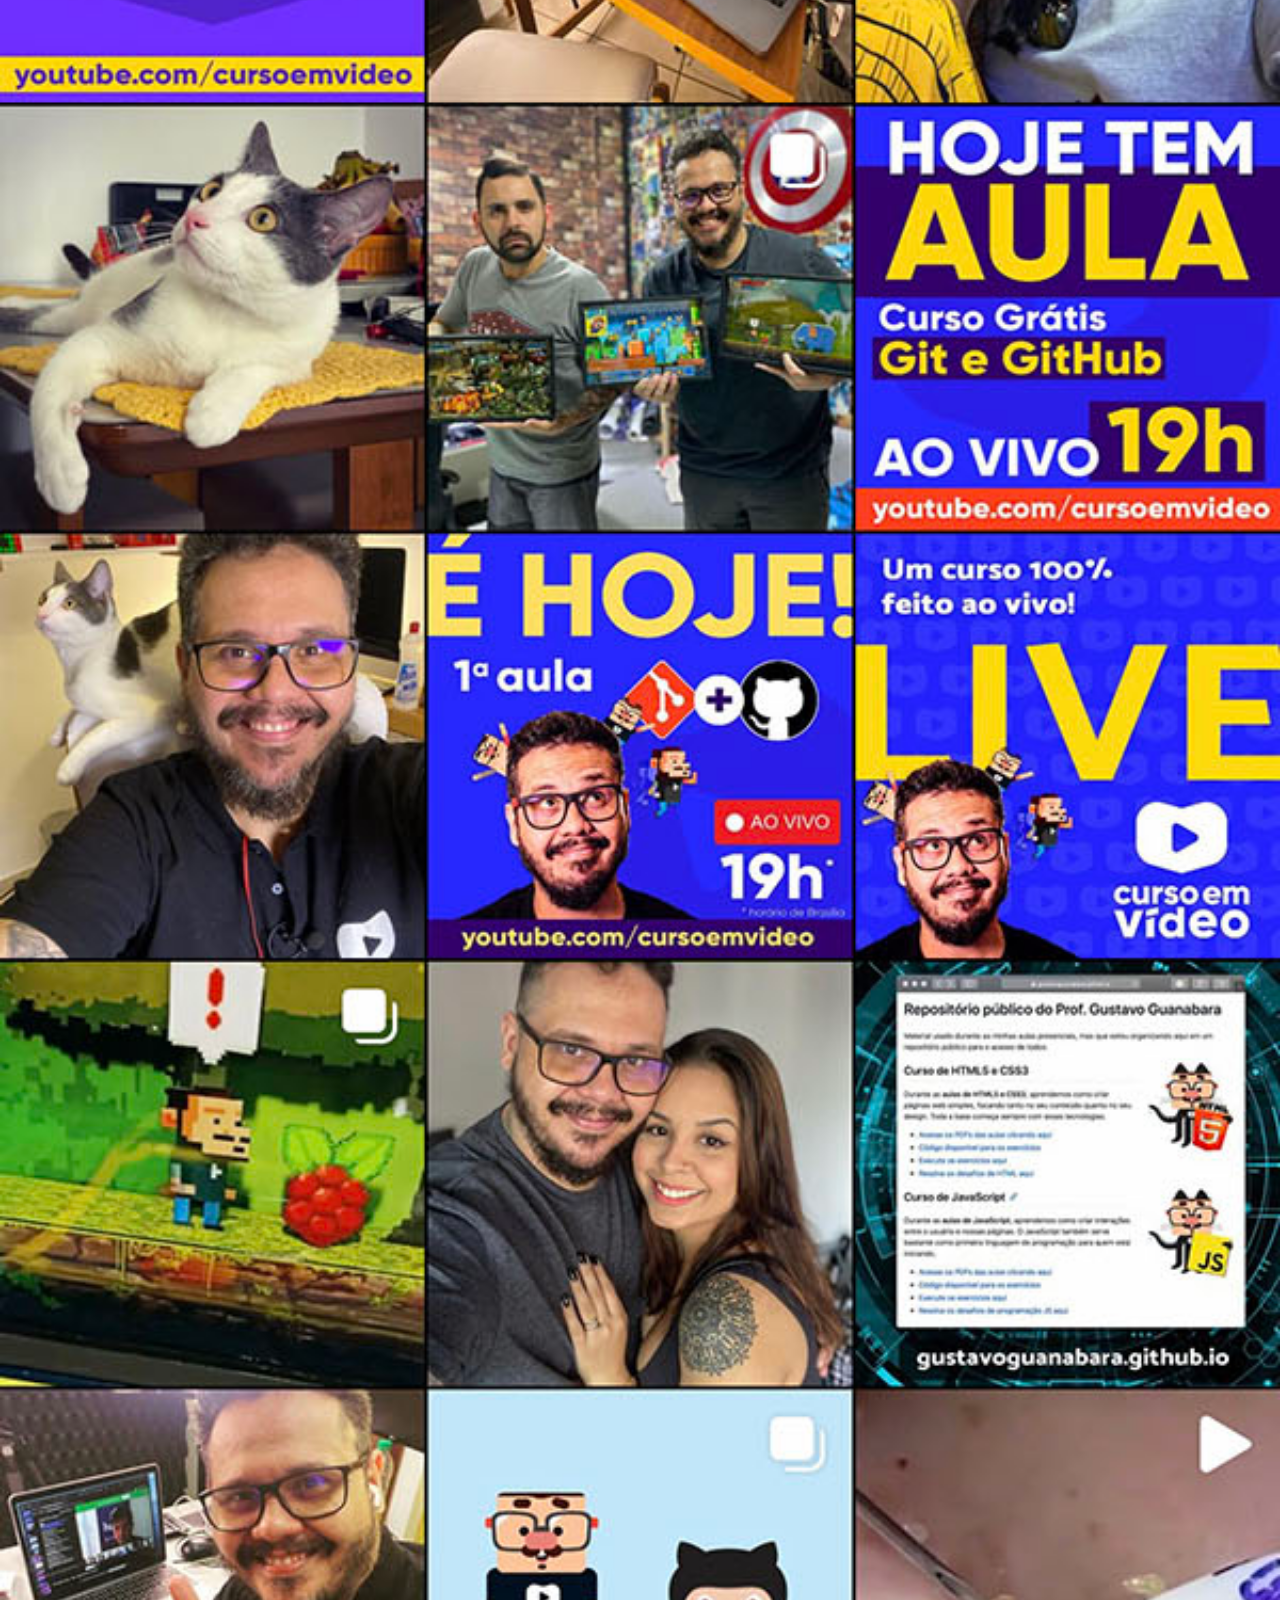
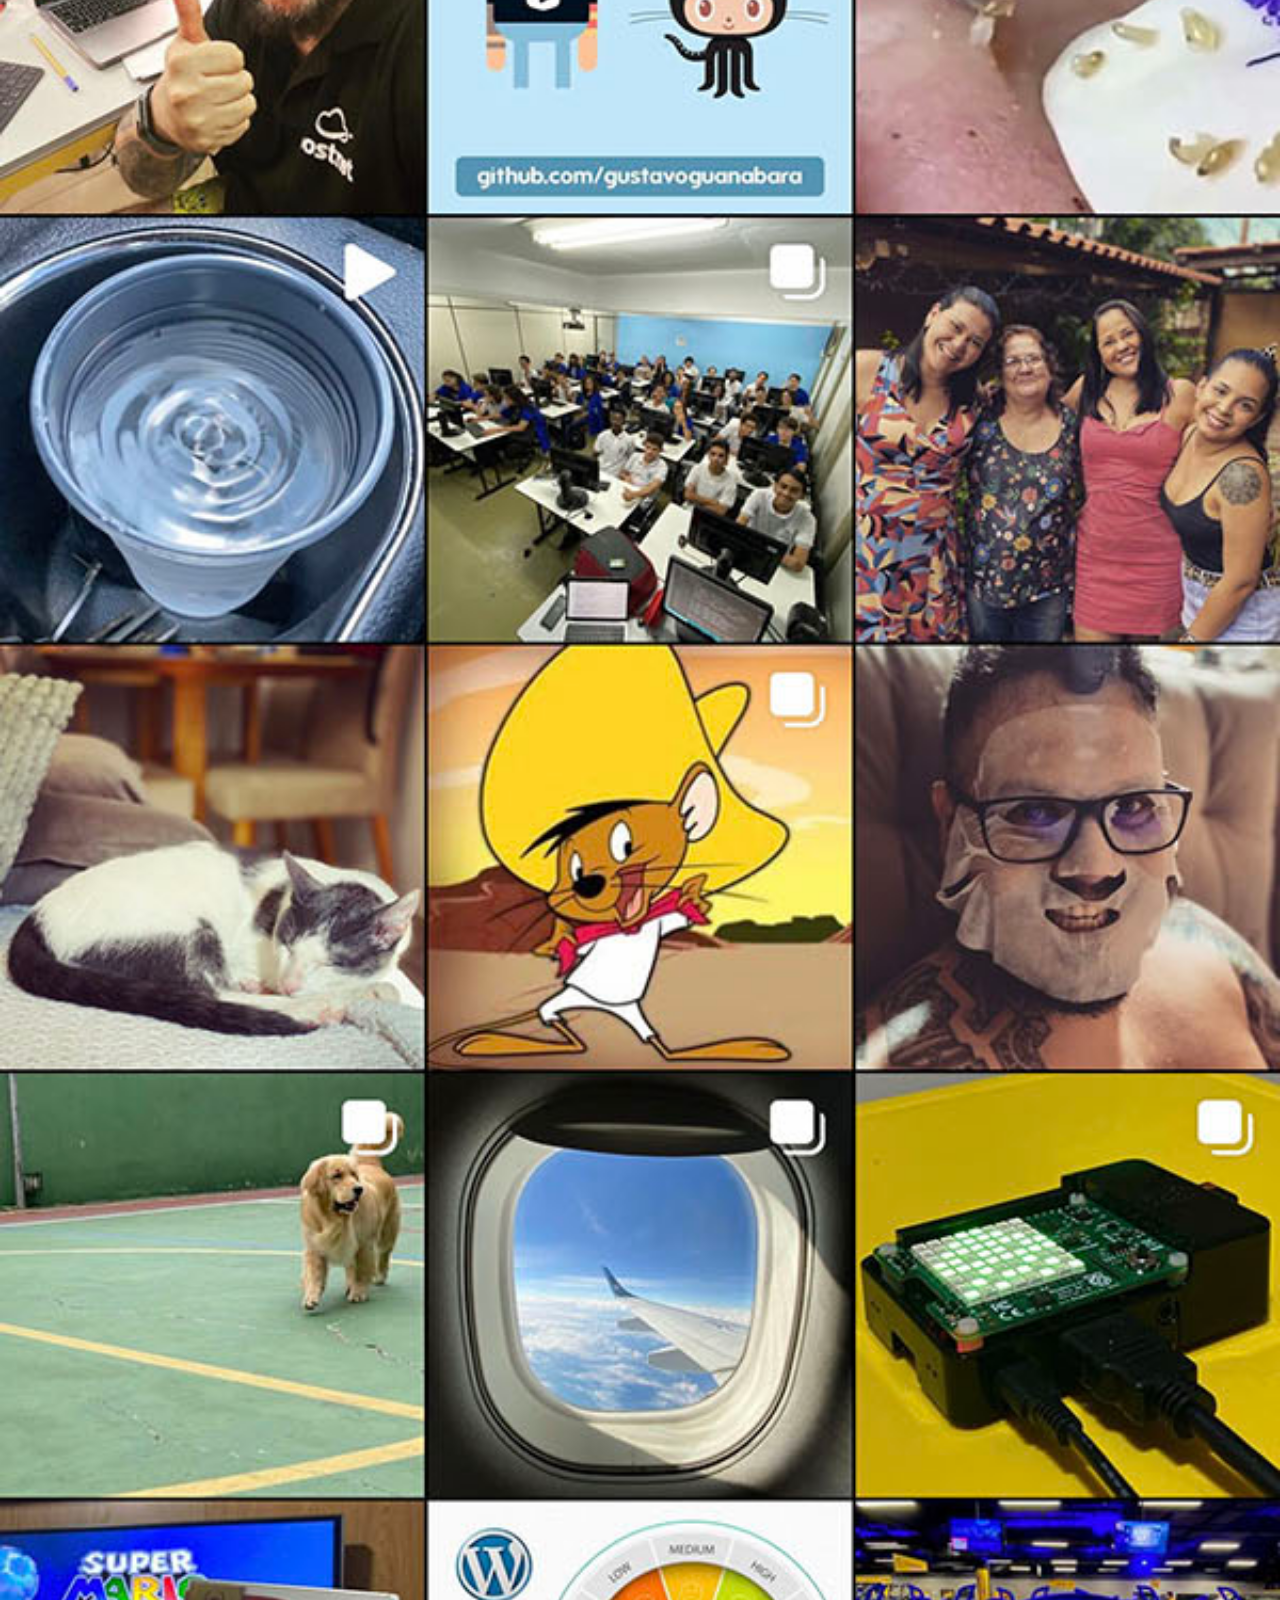
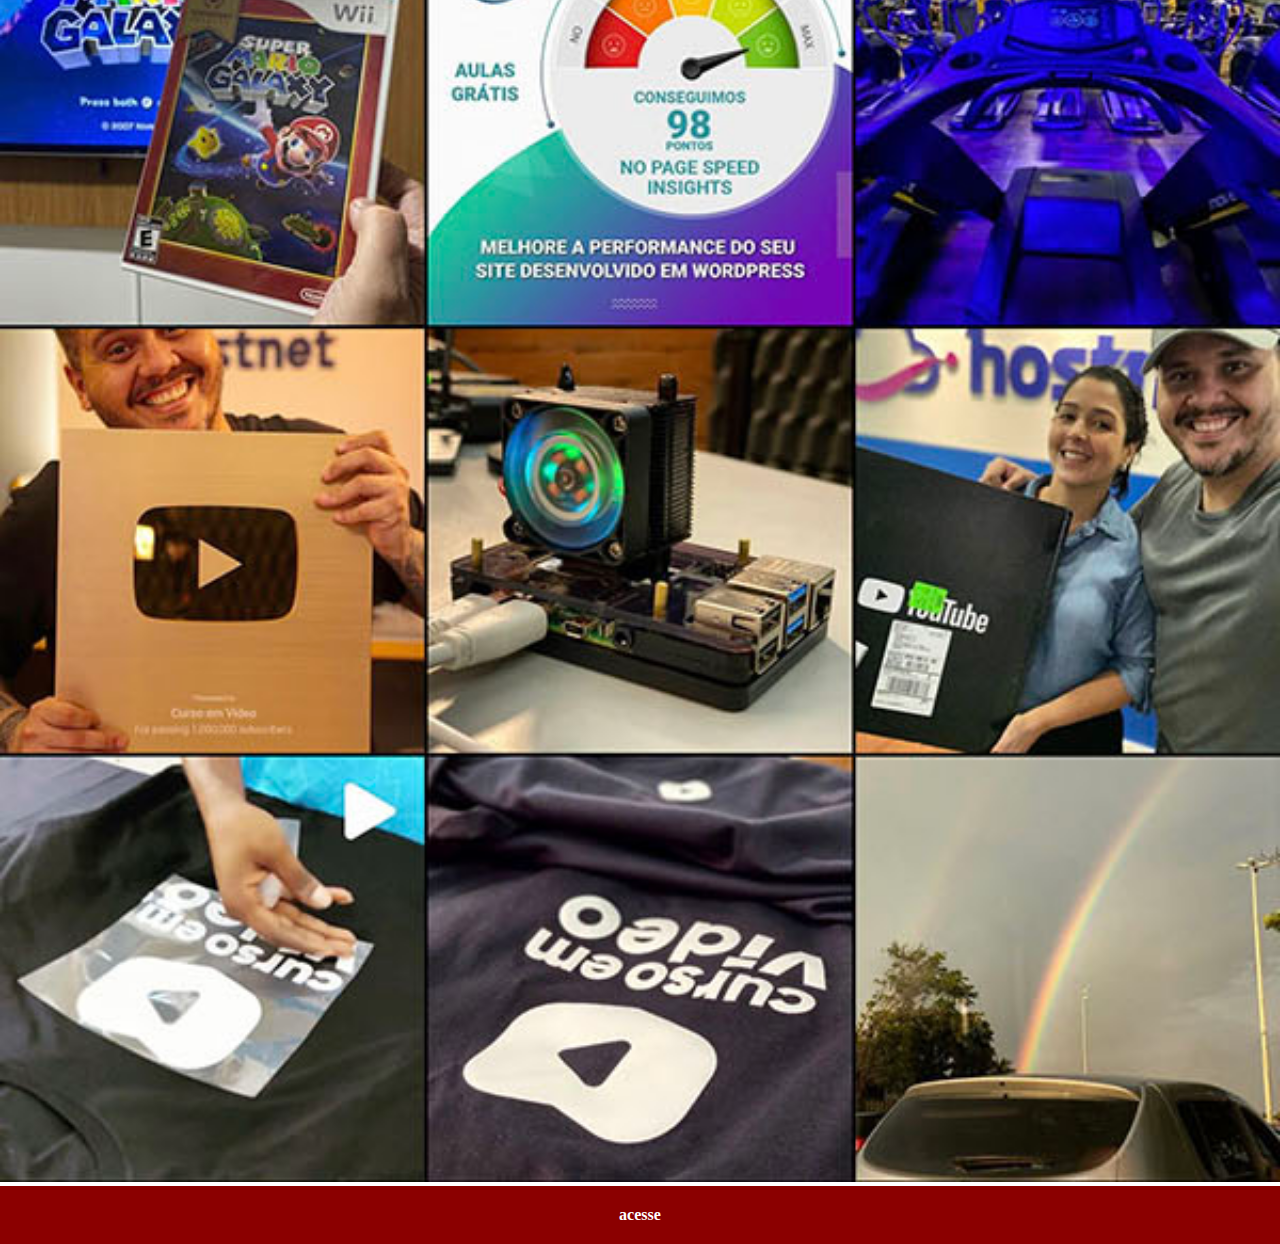
<file: instagram.html>
<!DOCTYPE html>
<html lang="pt-br">
<head>
    <meta charset="UTF-8">
    <meta http-equiv="X-UA-Compatible" content="IE=edge">
    <meta name="viewport" content="width=device-width, initial-scale=1.0">
    <title>Instagram</title>
    <link rel="stylesheet" href="estilos/geral.css">
</head>
<body>
    <img src="imagens/tela-instagram.jpg" alt="">
    <a href="">acesse</a>
</body>
</html>
</file>
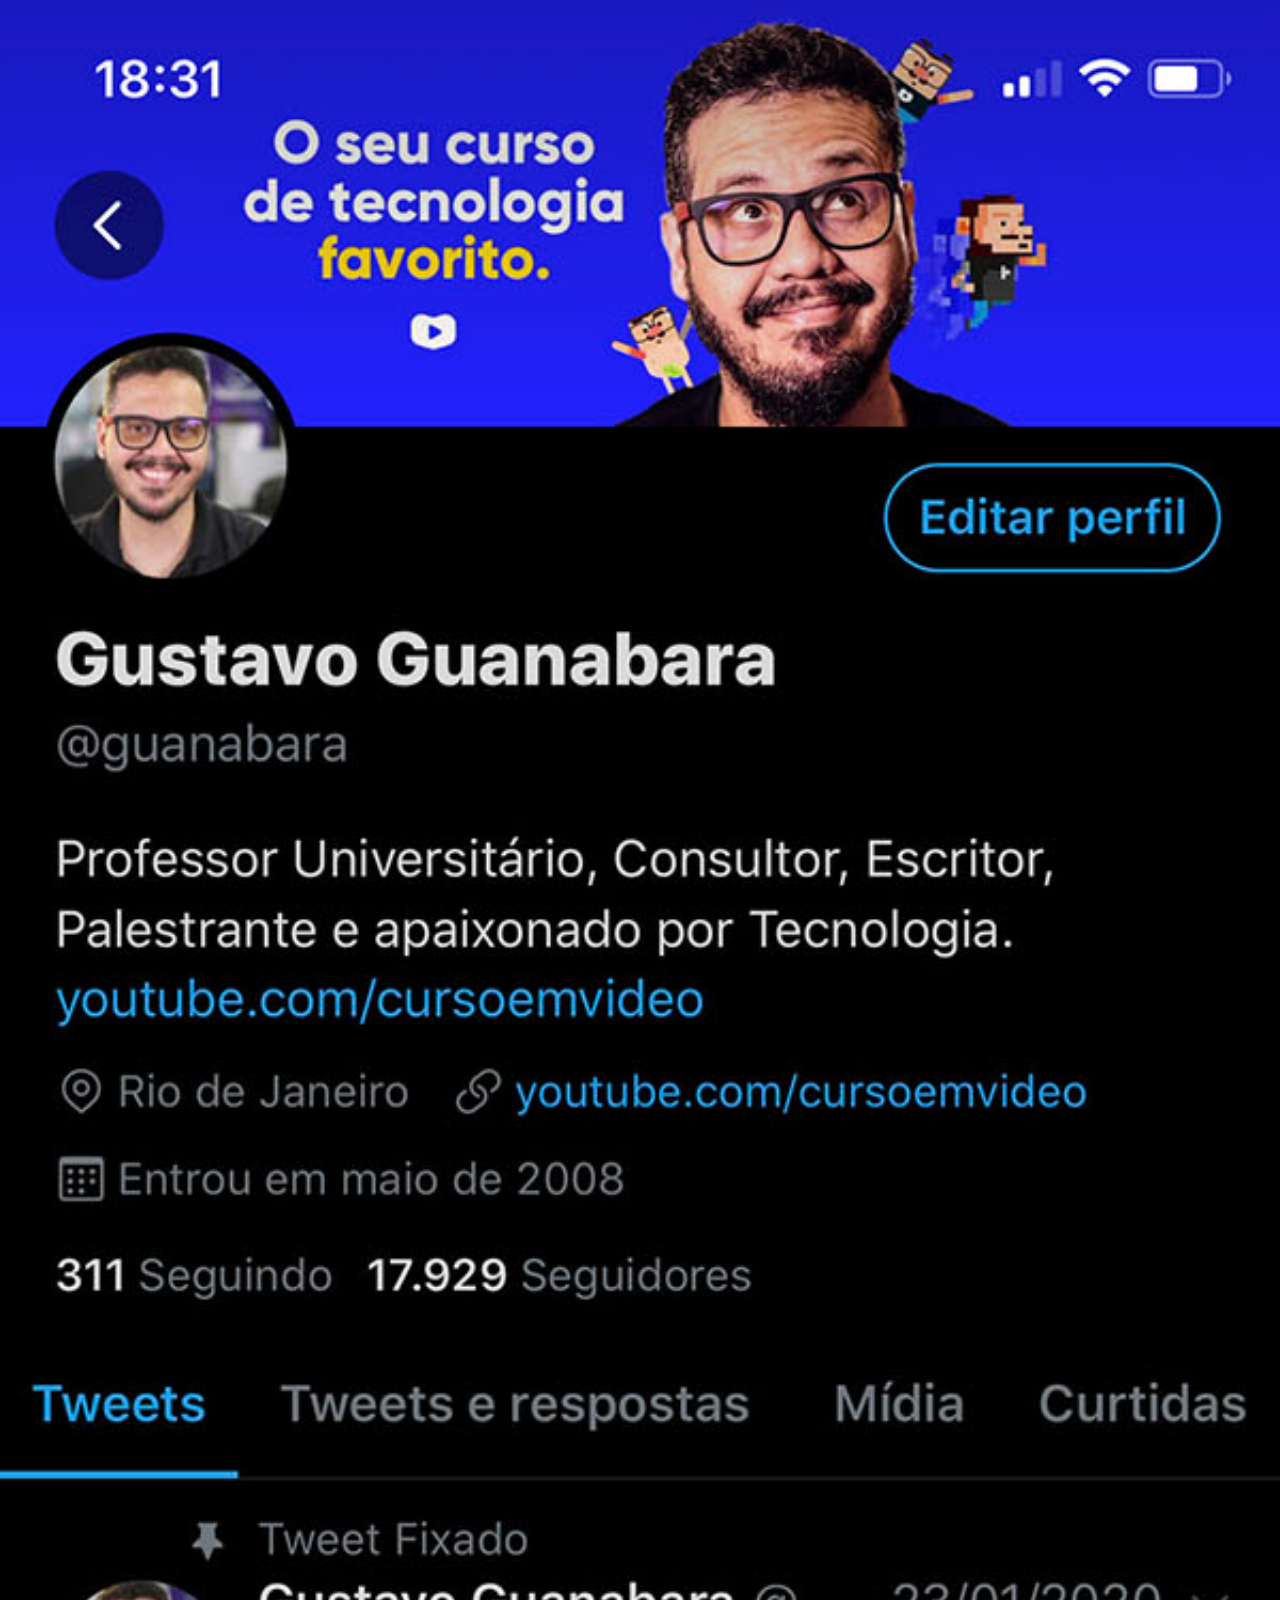
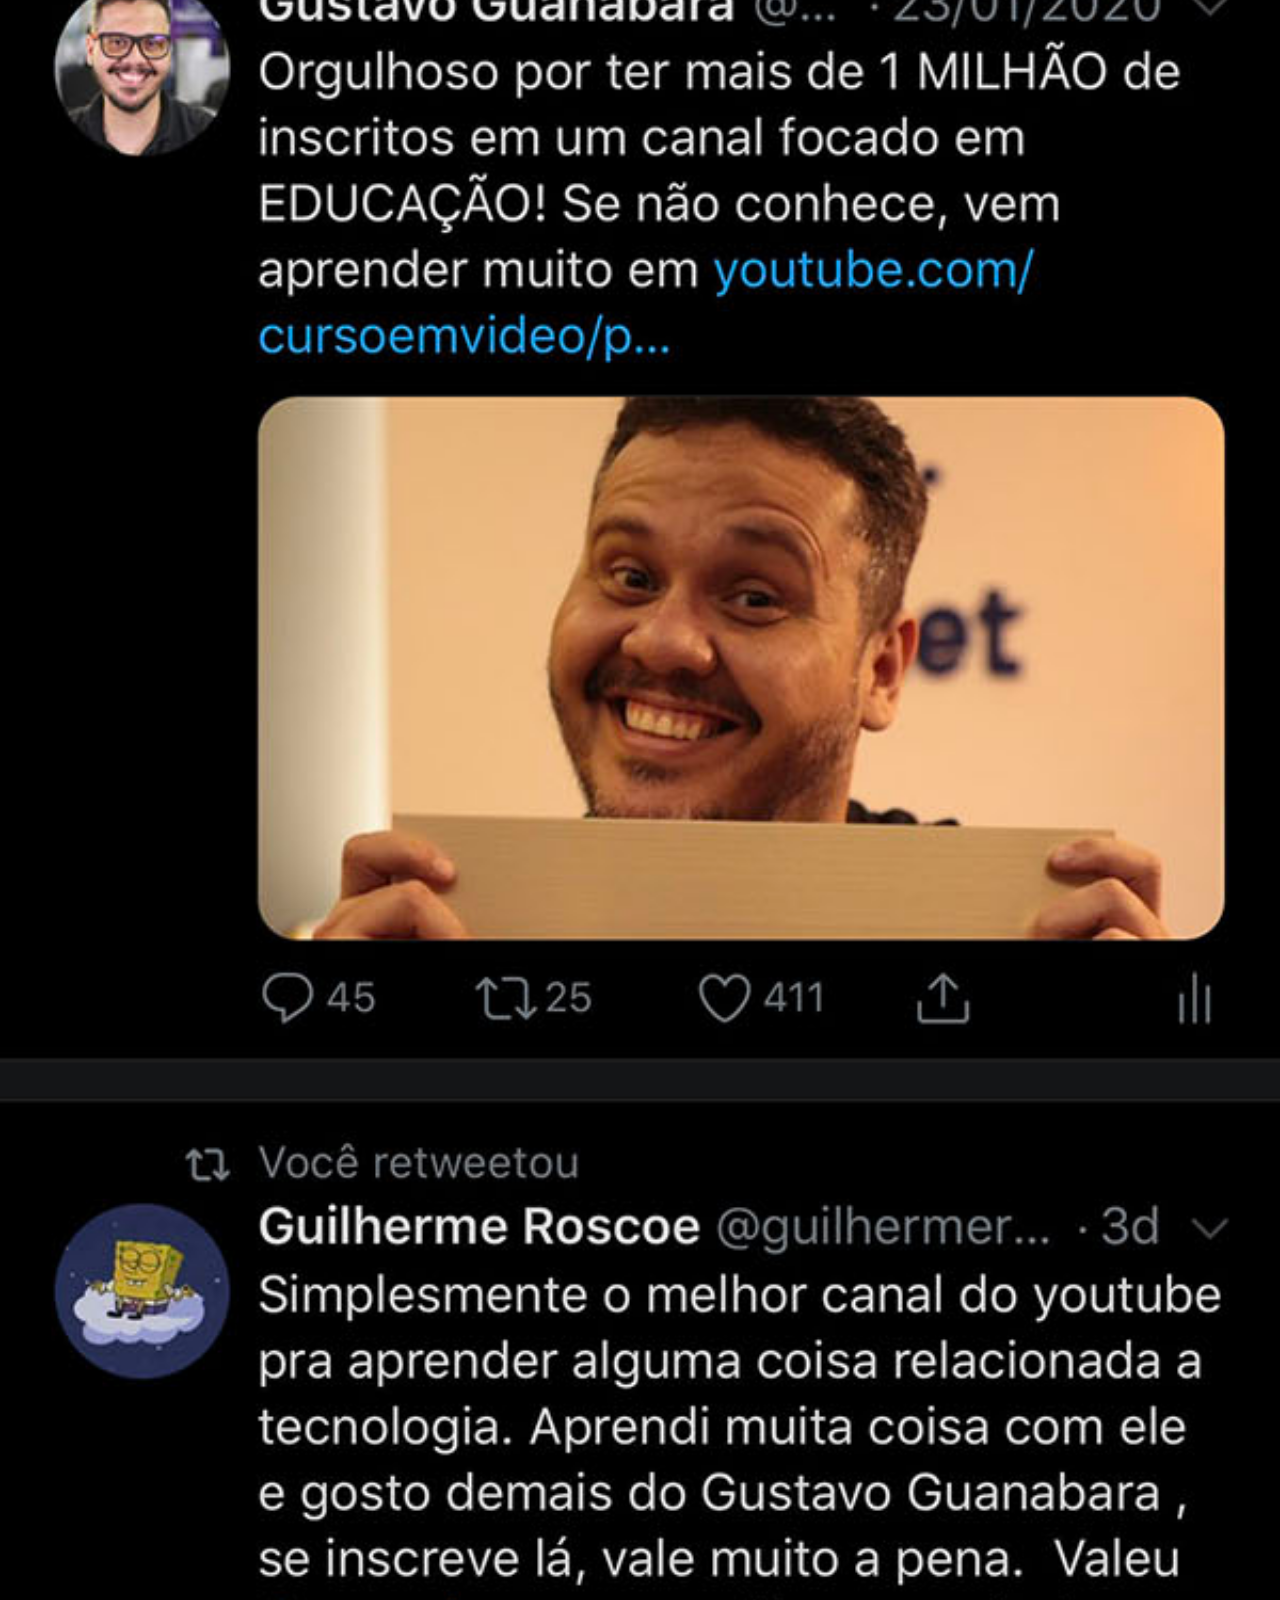
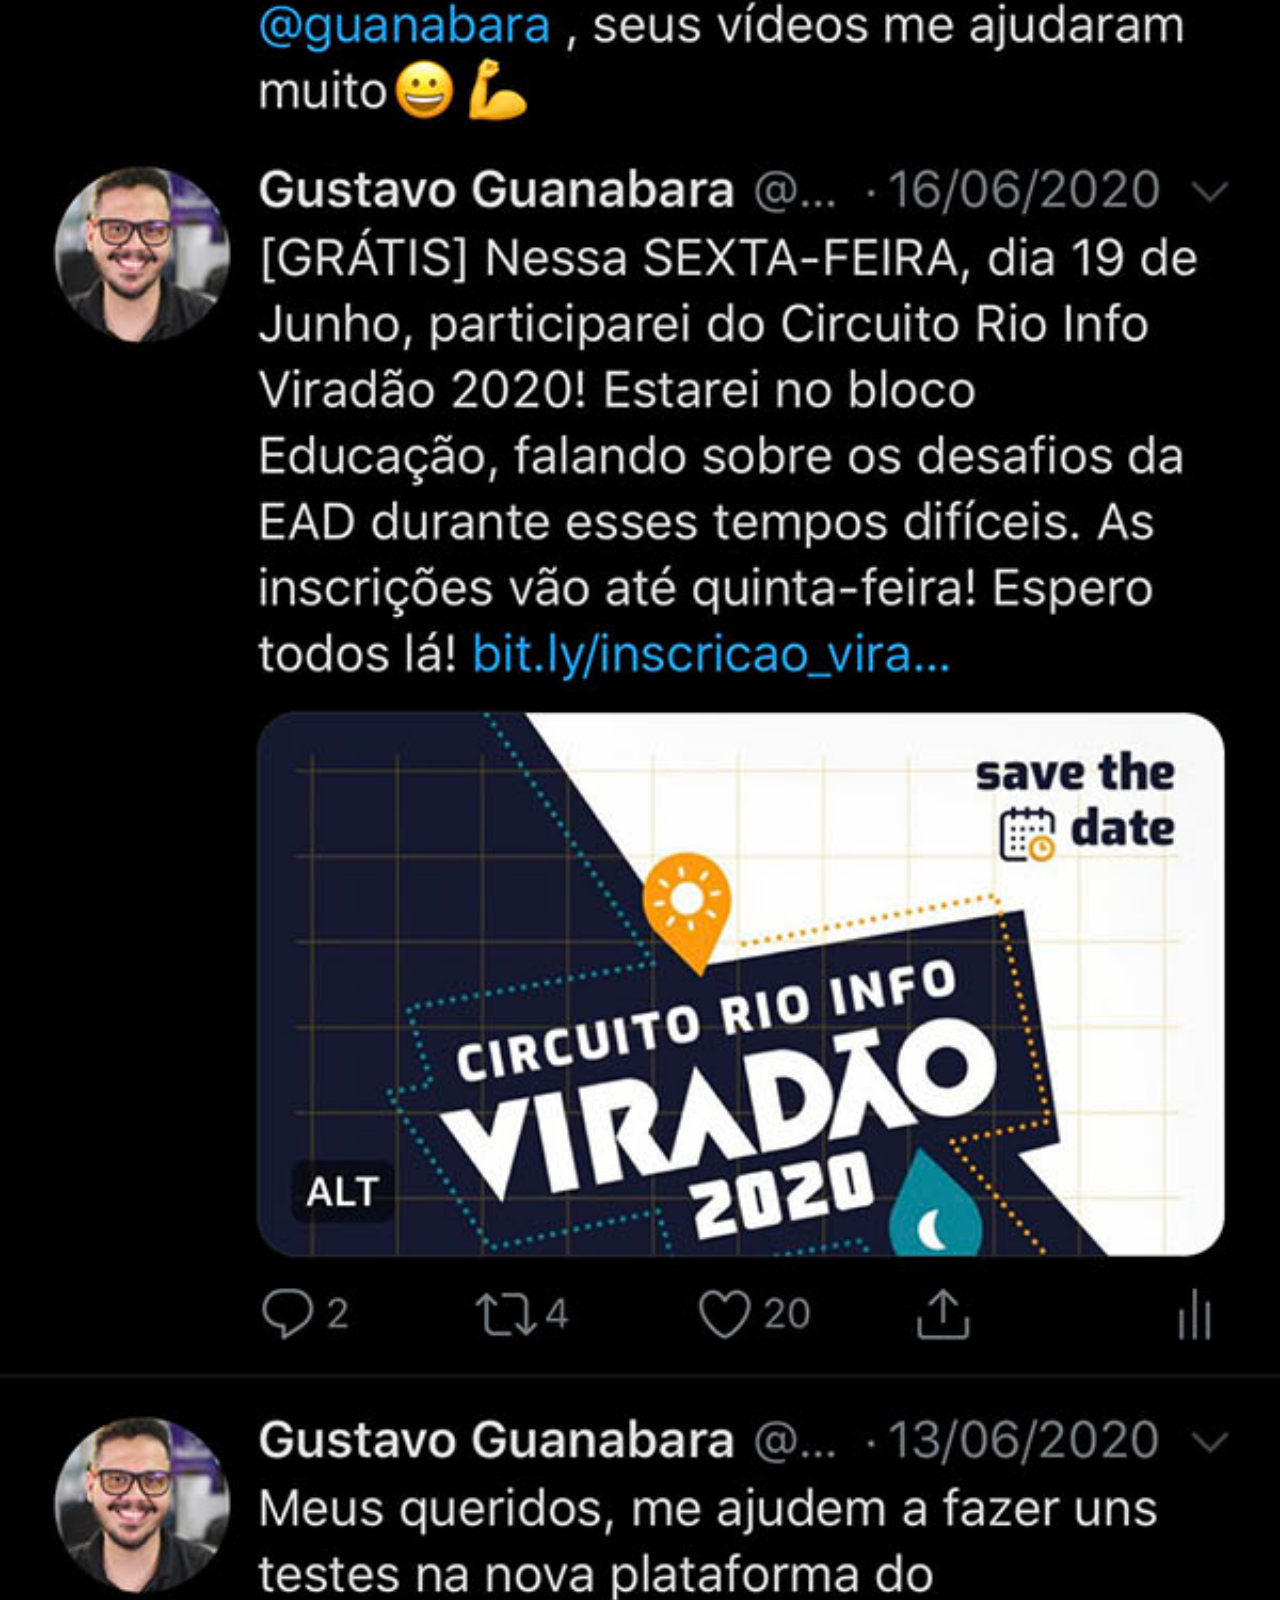
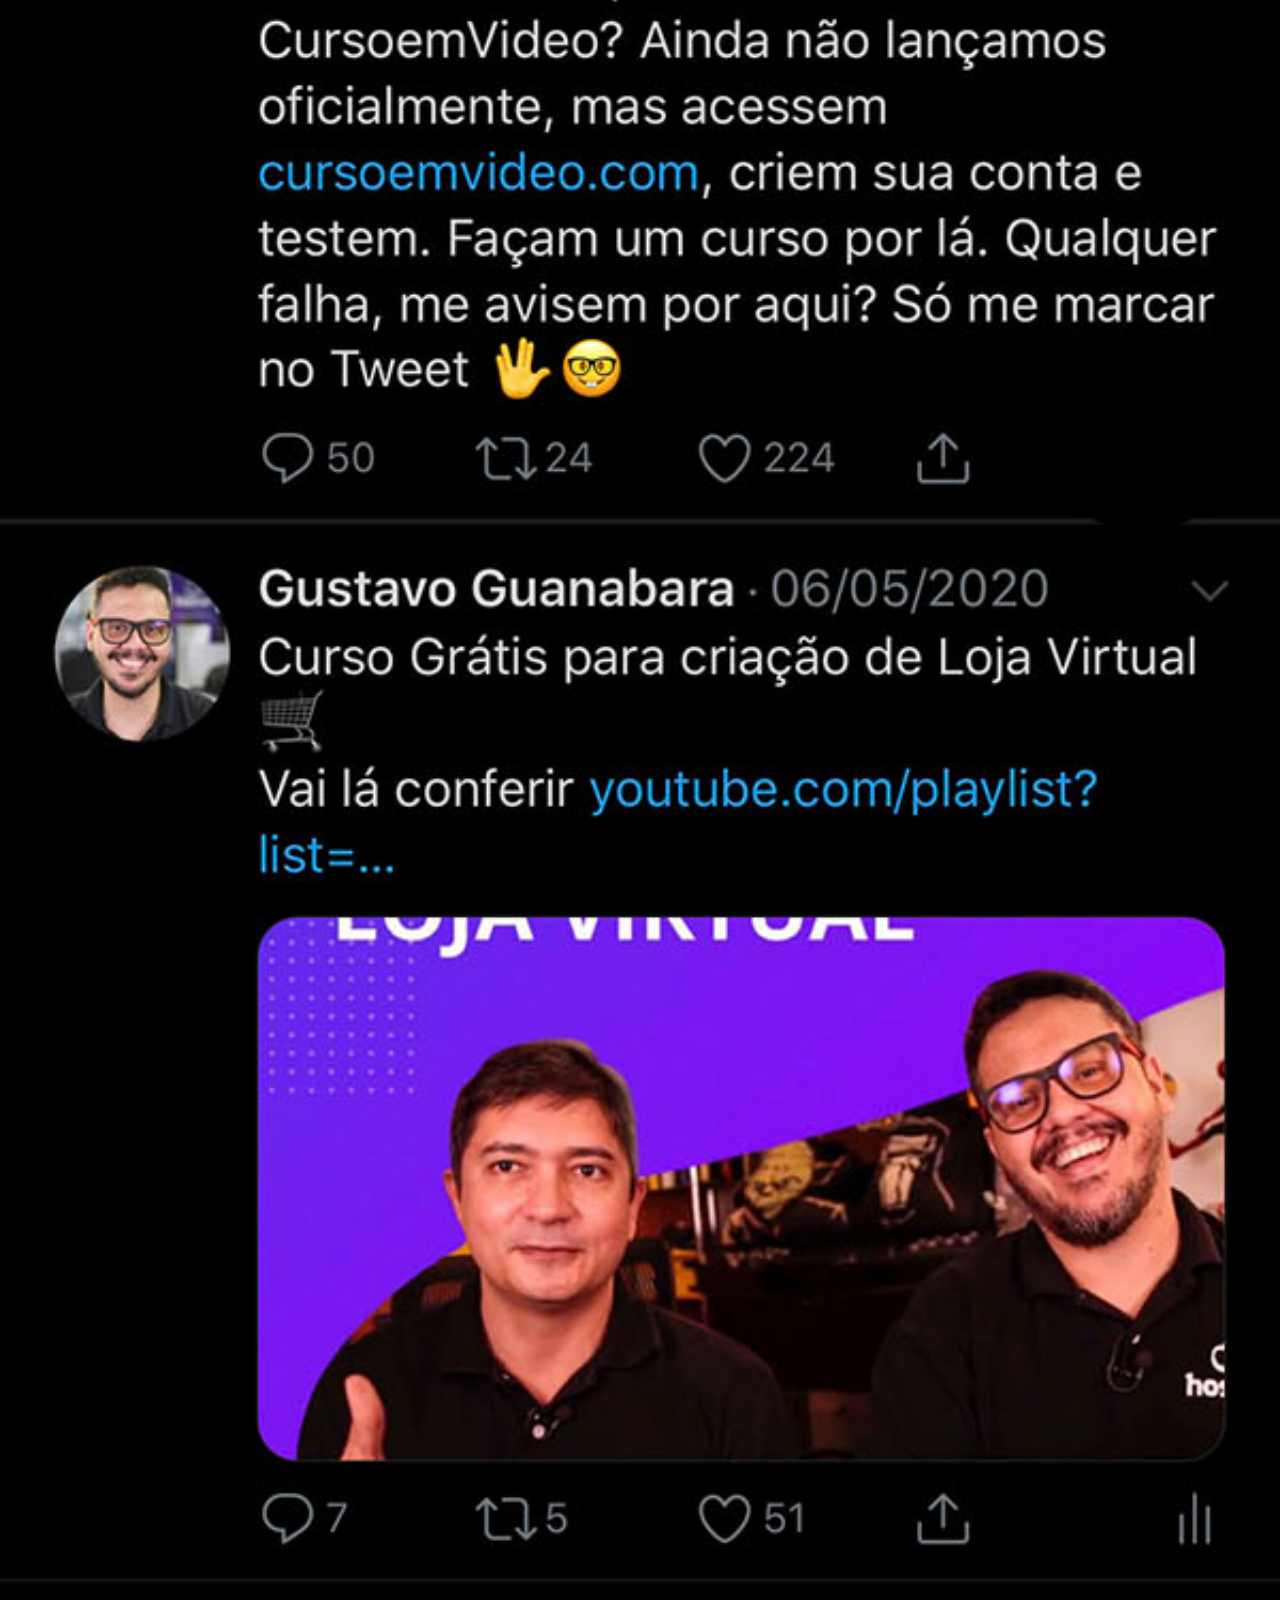
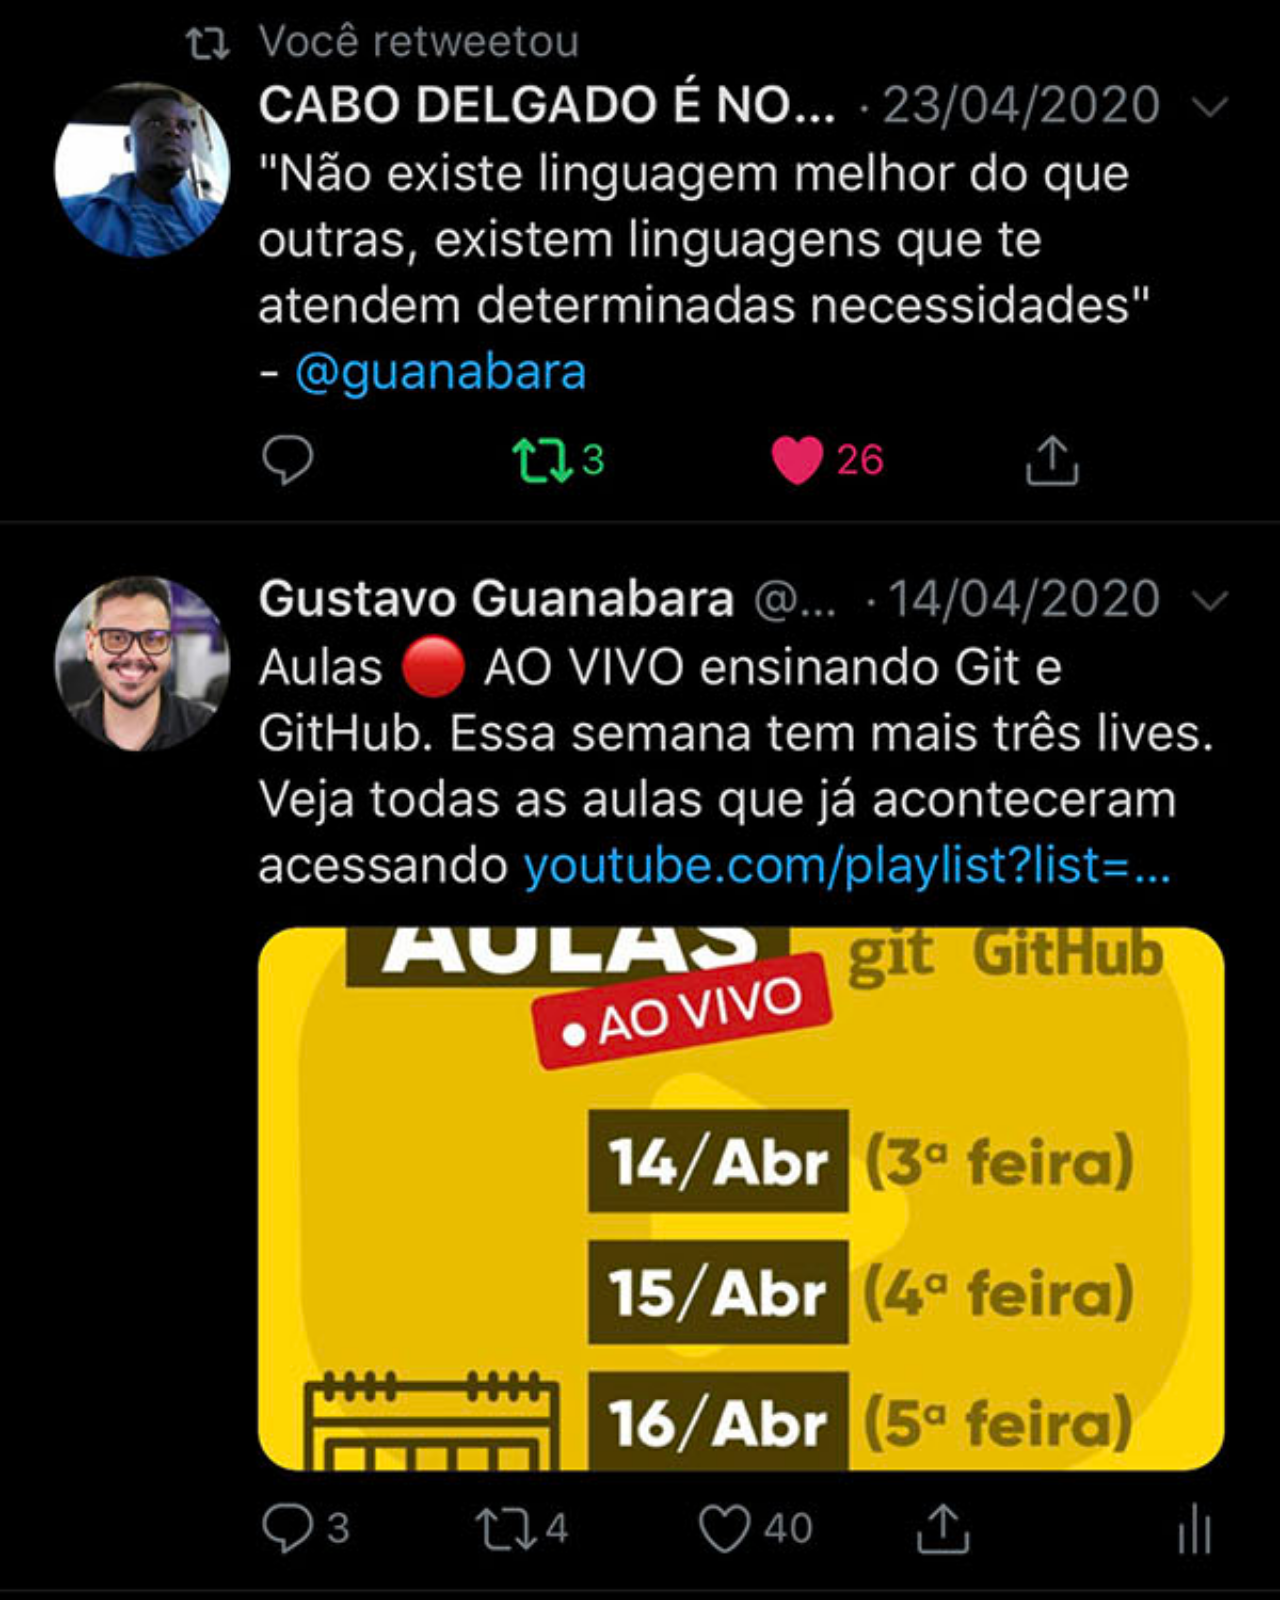
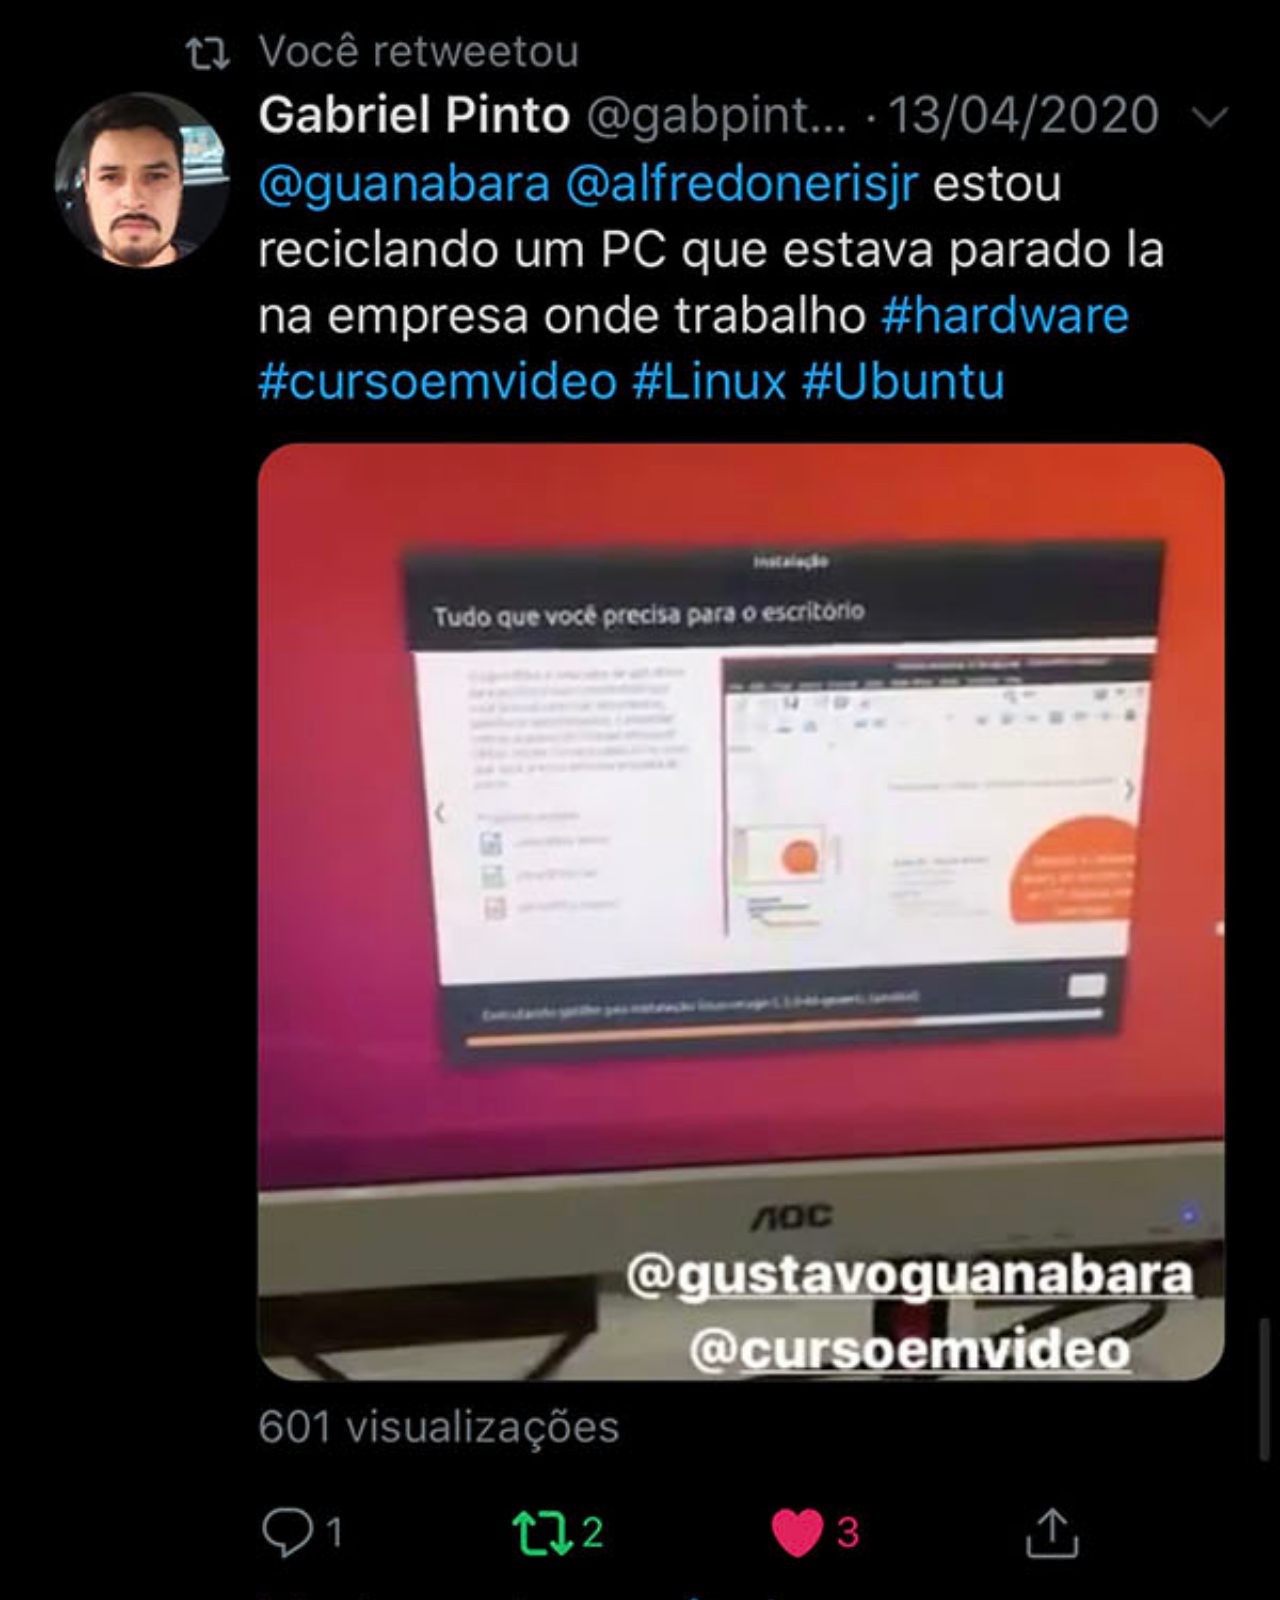
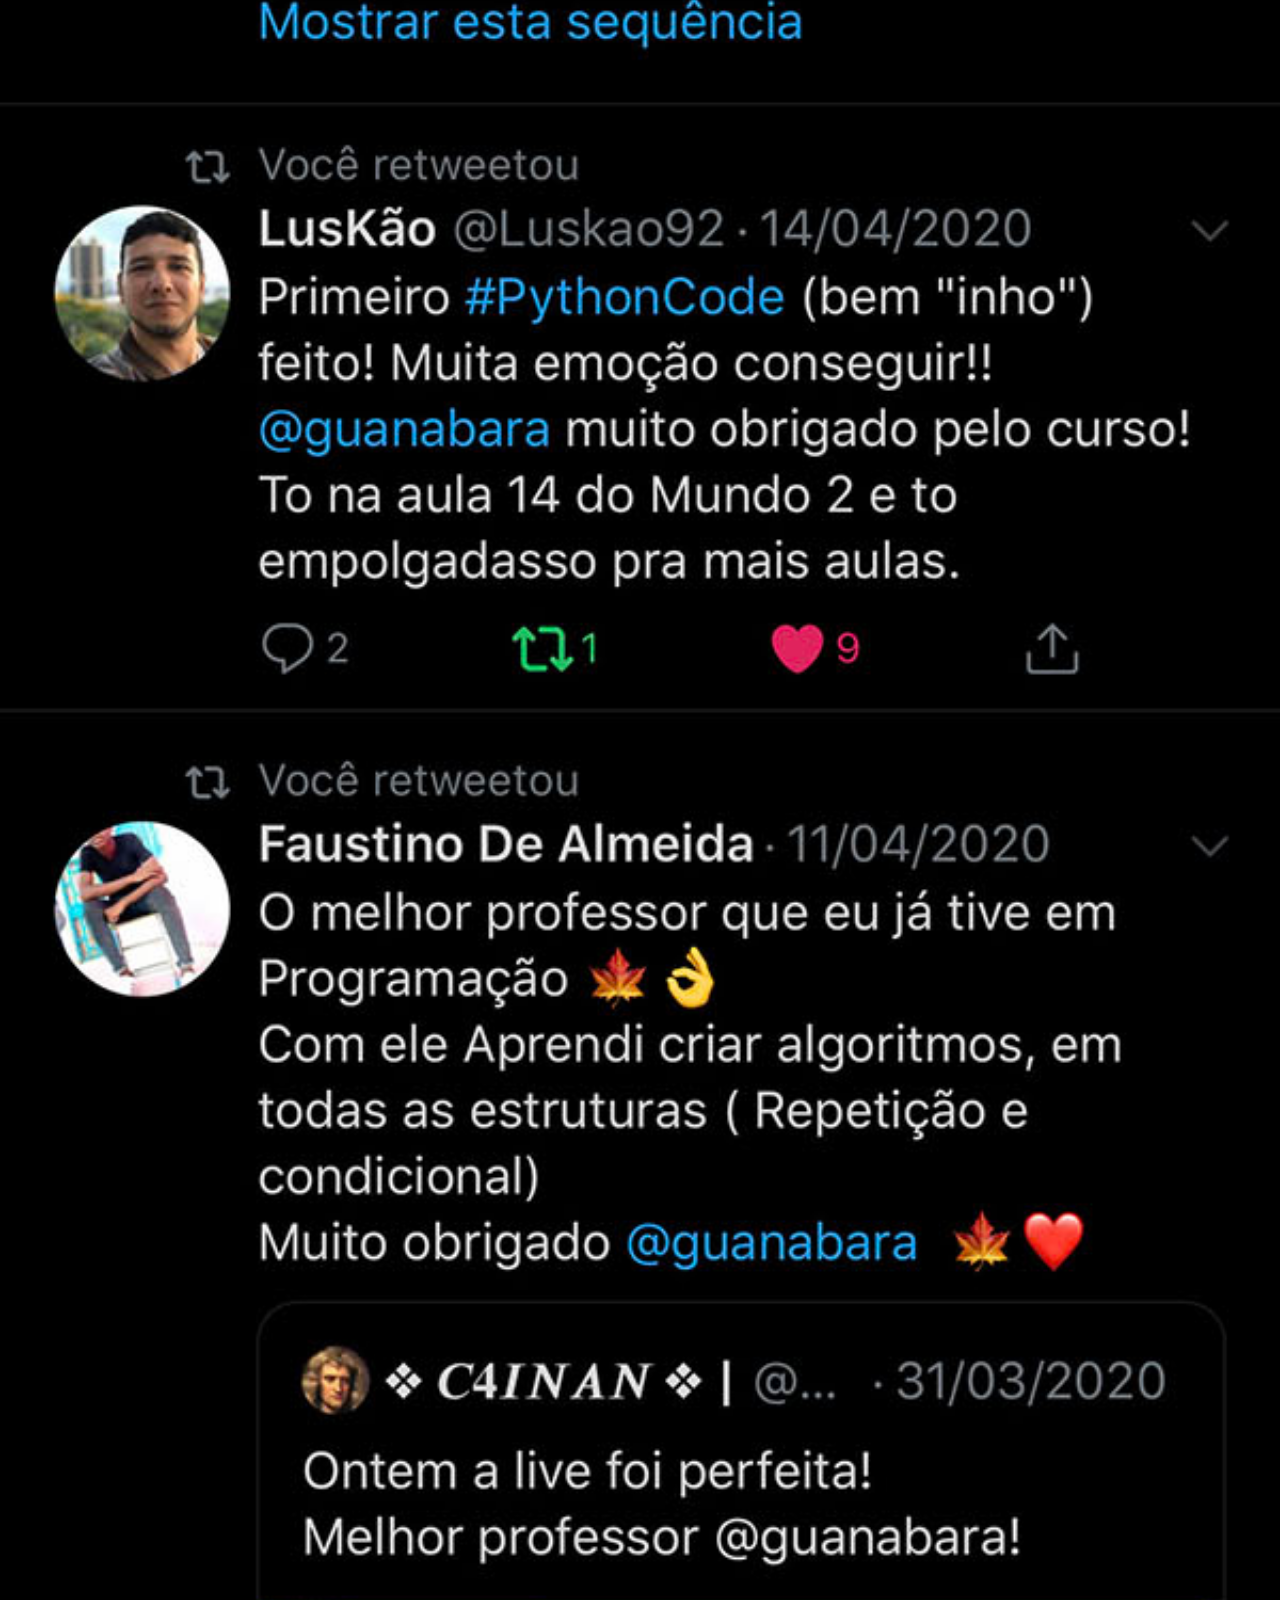
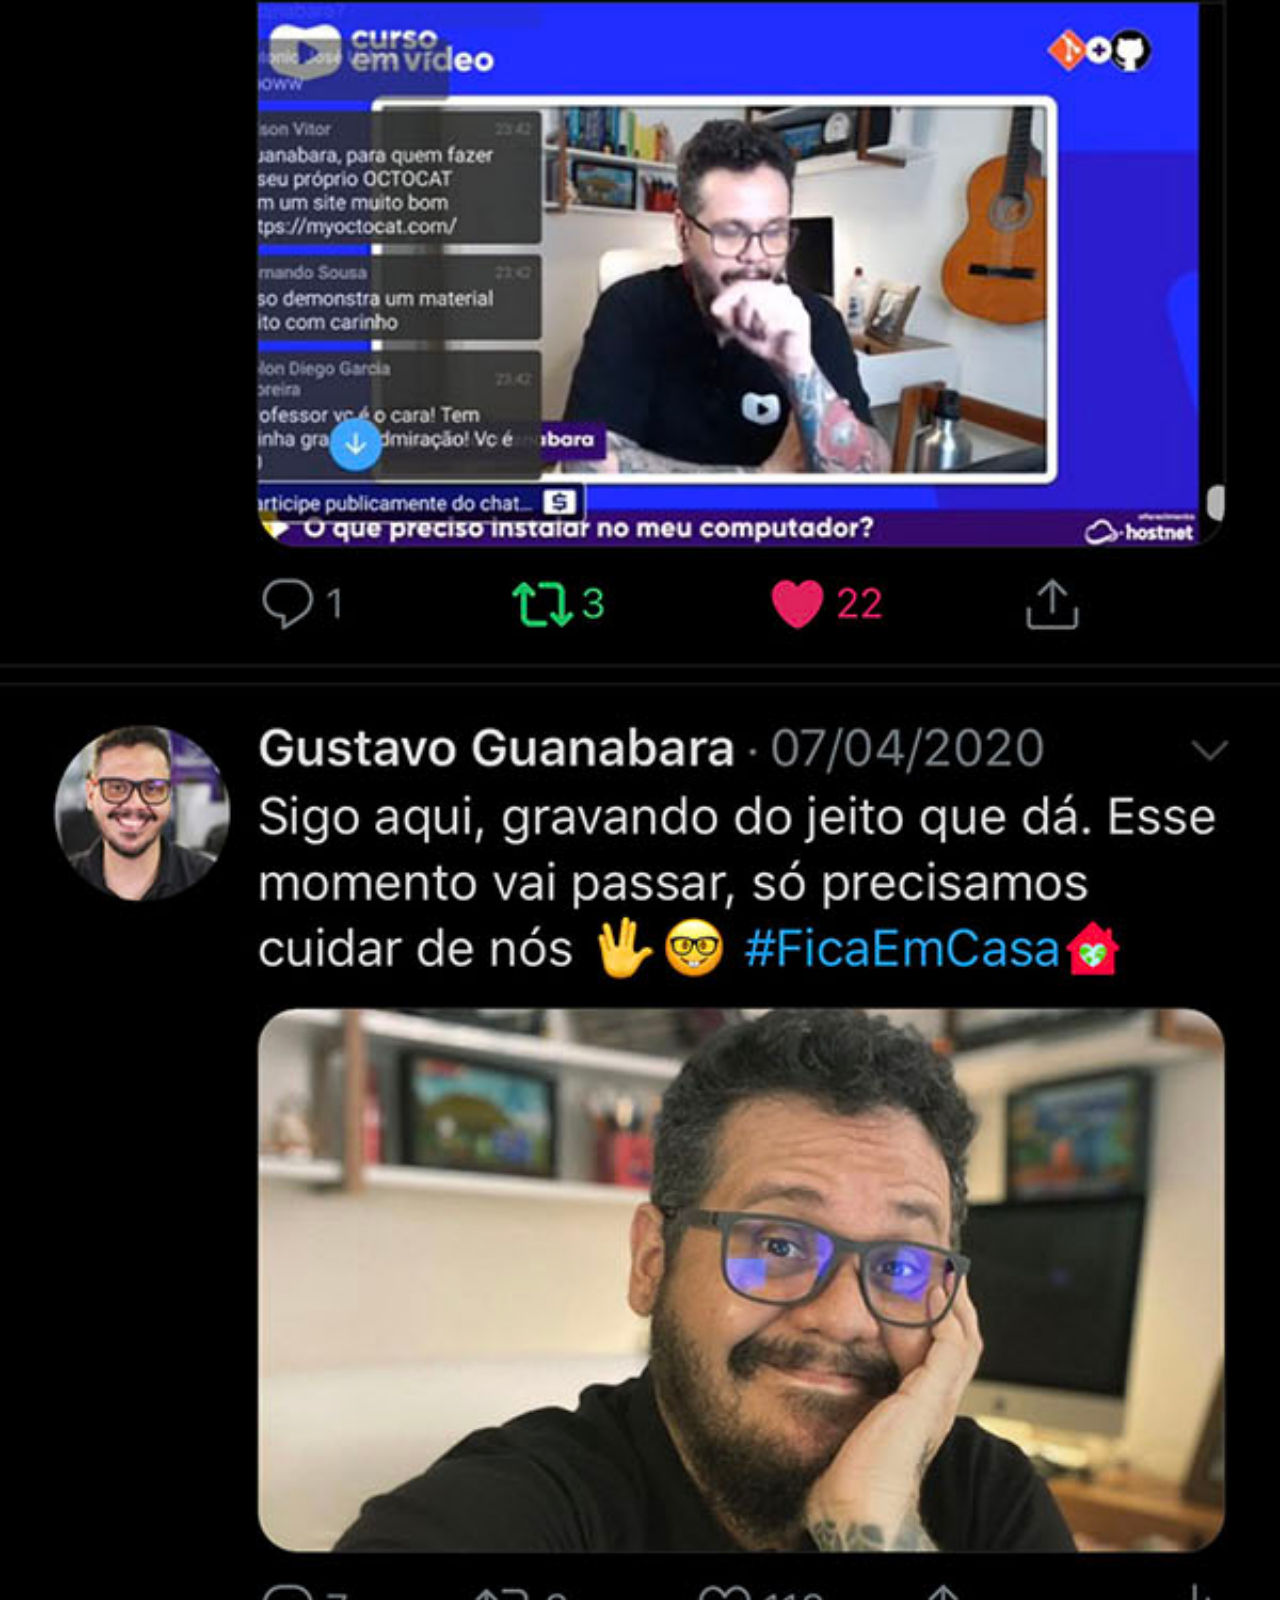
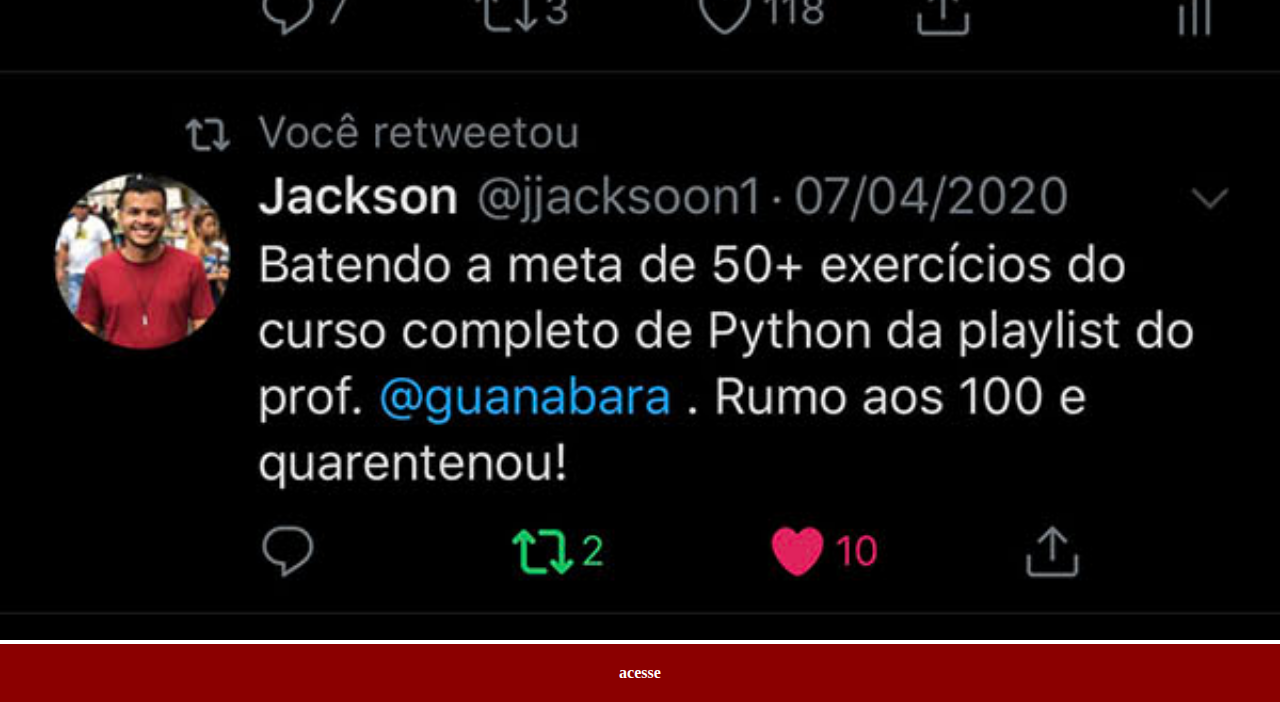
<file: twitter.html>
<!DOCTYPE html>
<html lang="pt-br">
<head>
    <meta charset="UTF-8">
    <meta http-equiv="X-UA-Compatible" content="IE=edge">
    <meta name="viewport" content="width=device-width, initial-scale=1.0">
    <title>twitter</title>
    <link rel="stylesheet" href="estilos/geral.css">
</head>
<body>
    <img src="imagens/tela-twitter.jpg" alt="">
    <a href="#">acesse</a>
</body>
</html>
</file>
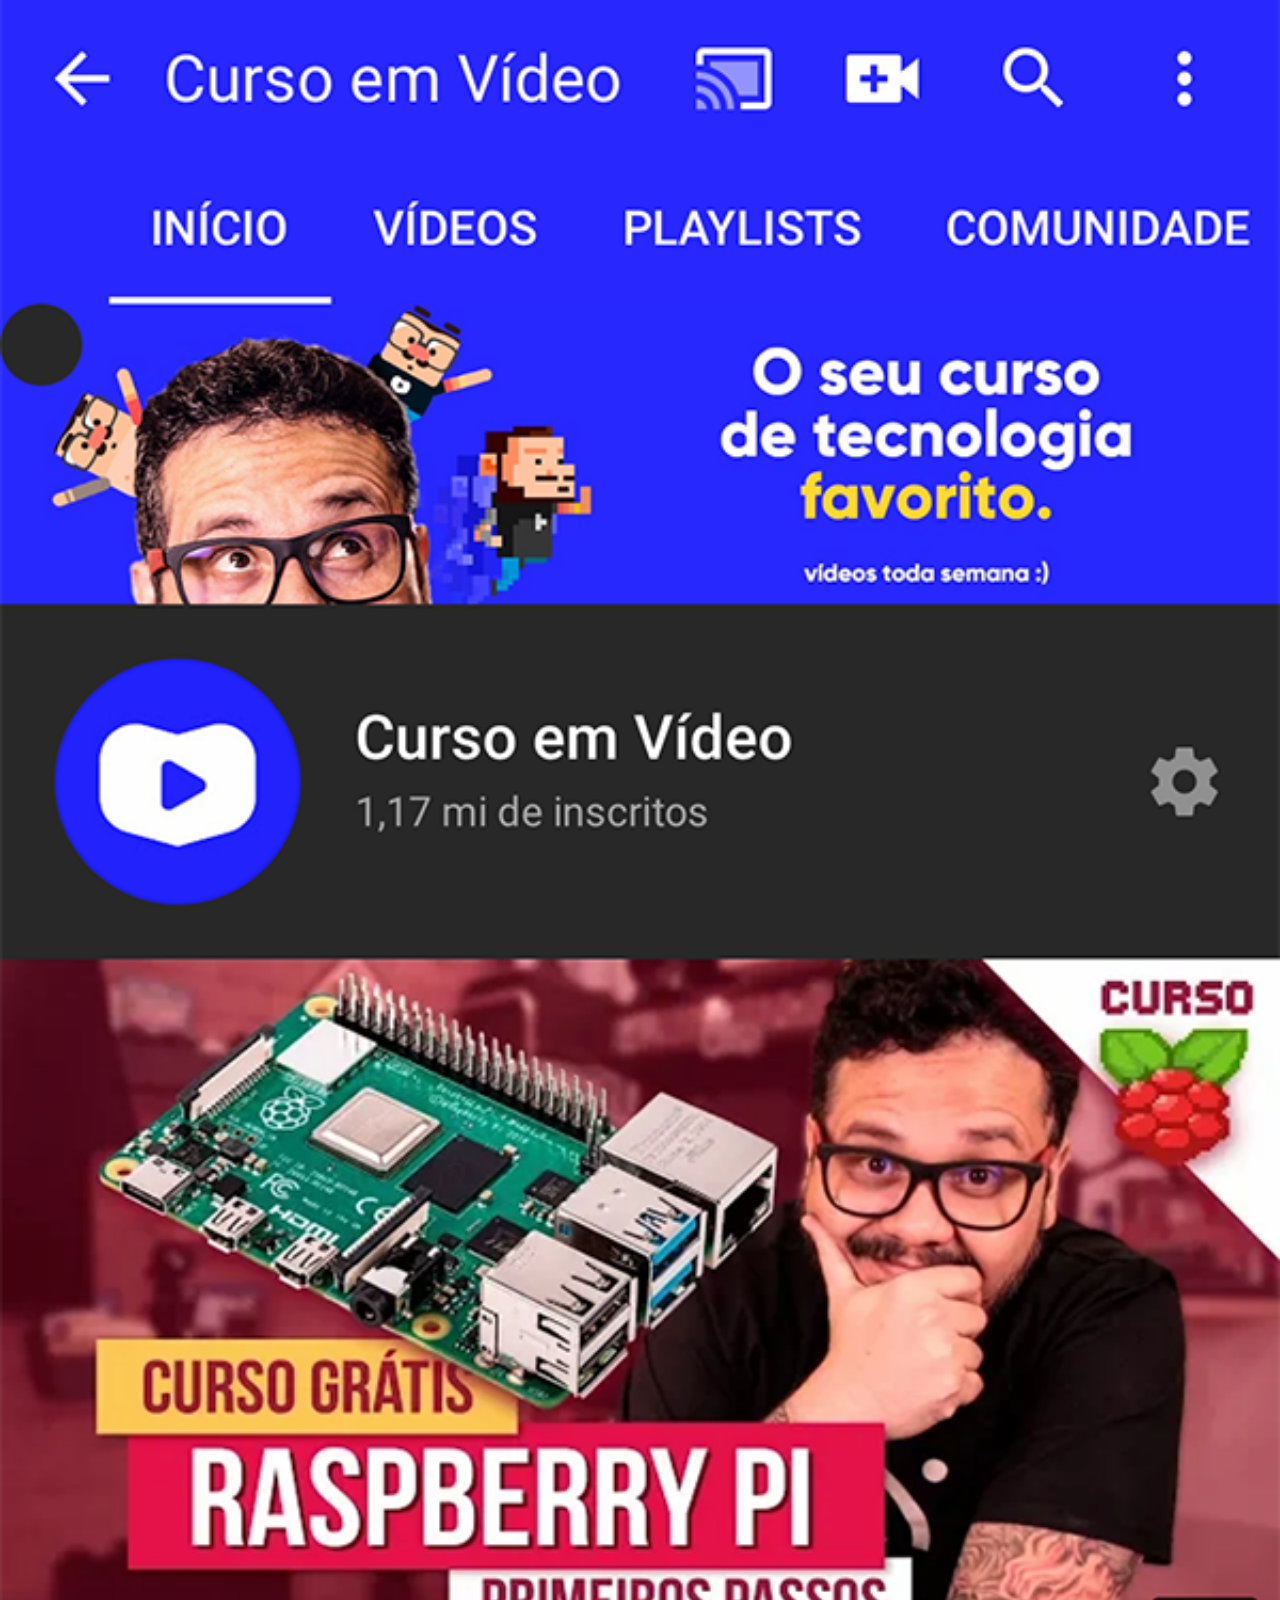
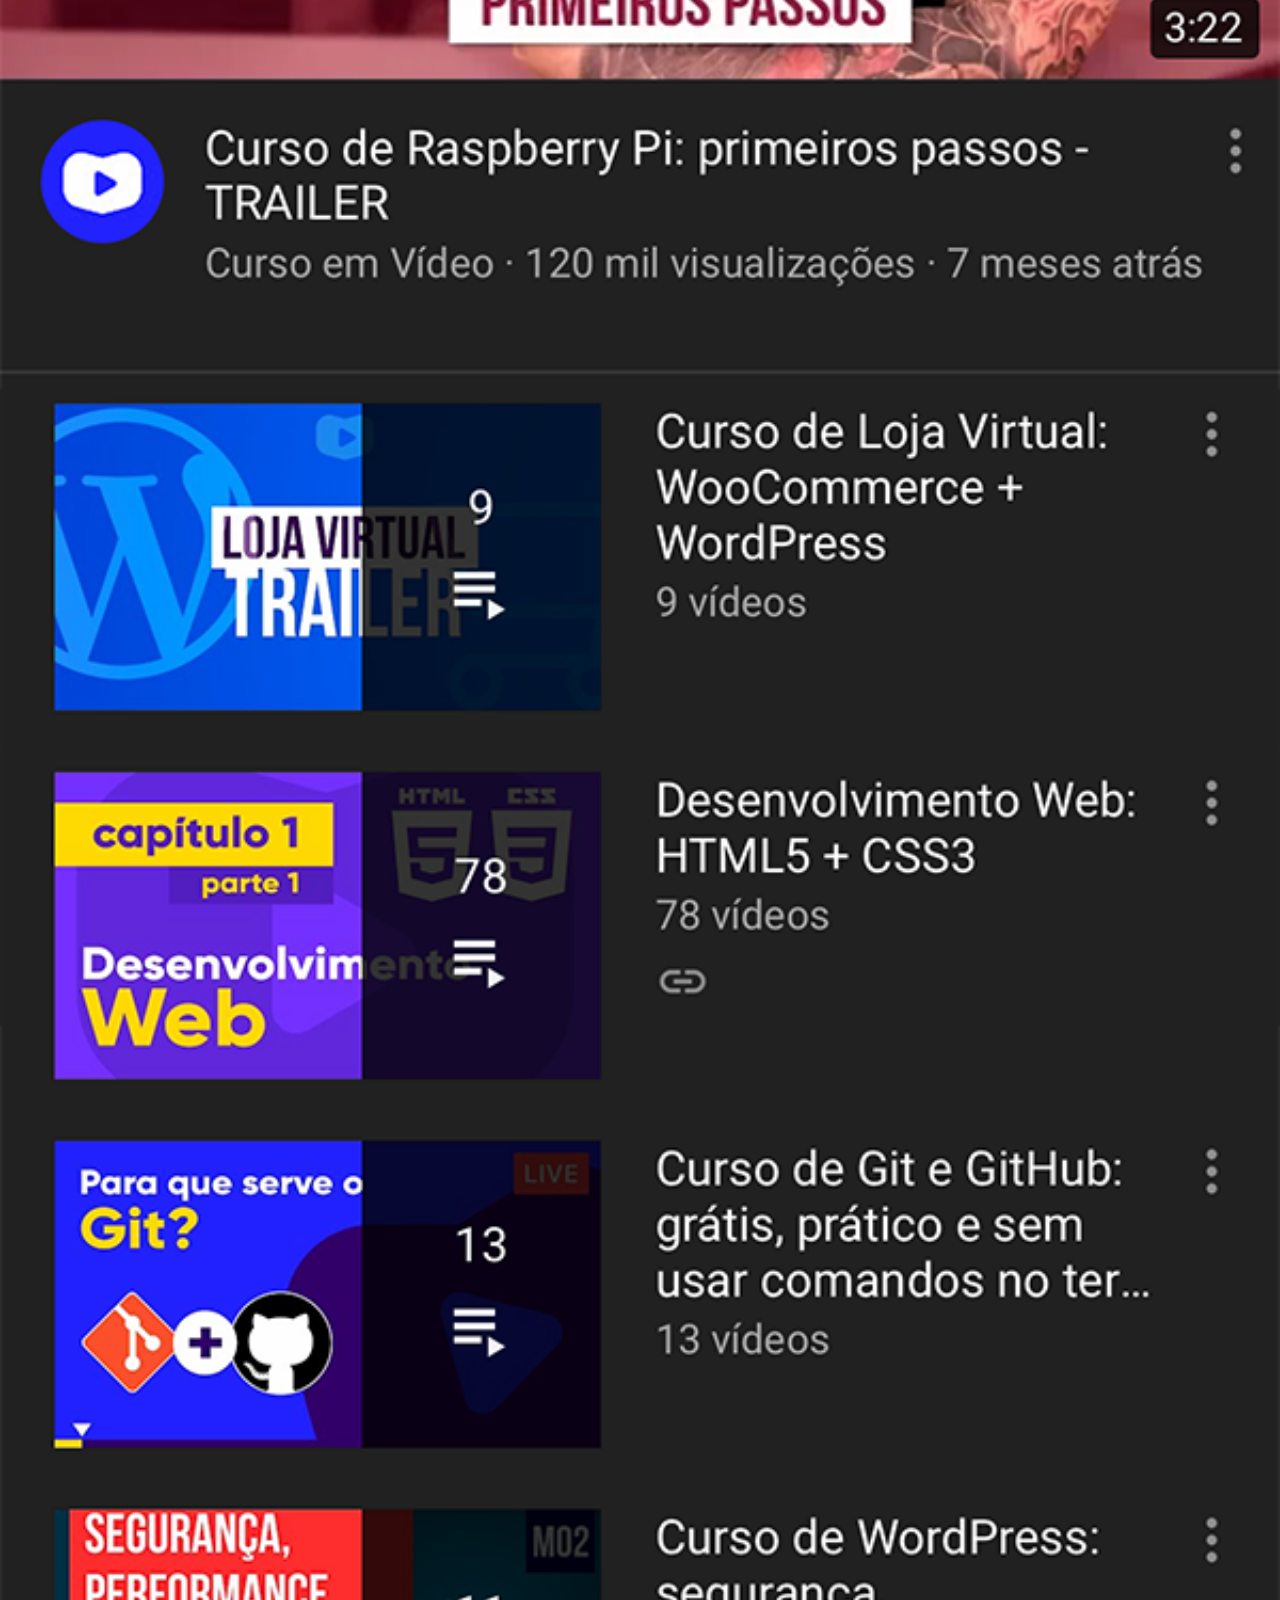
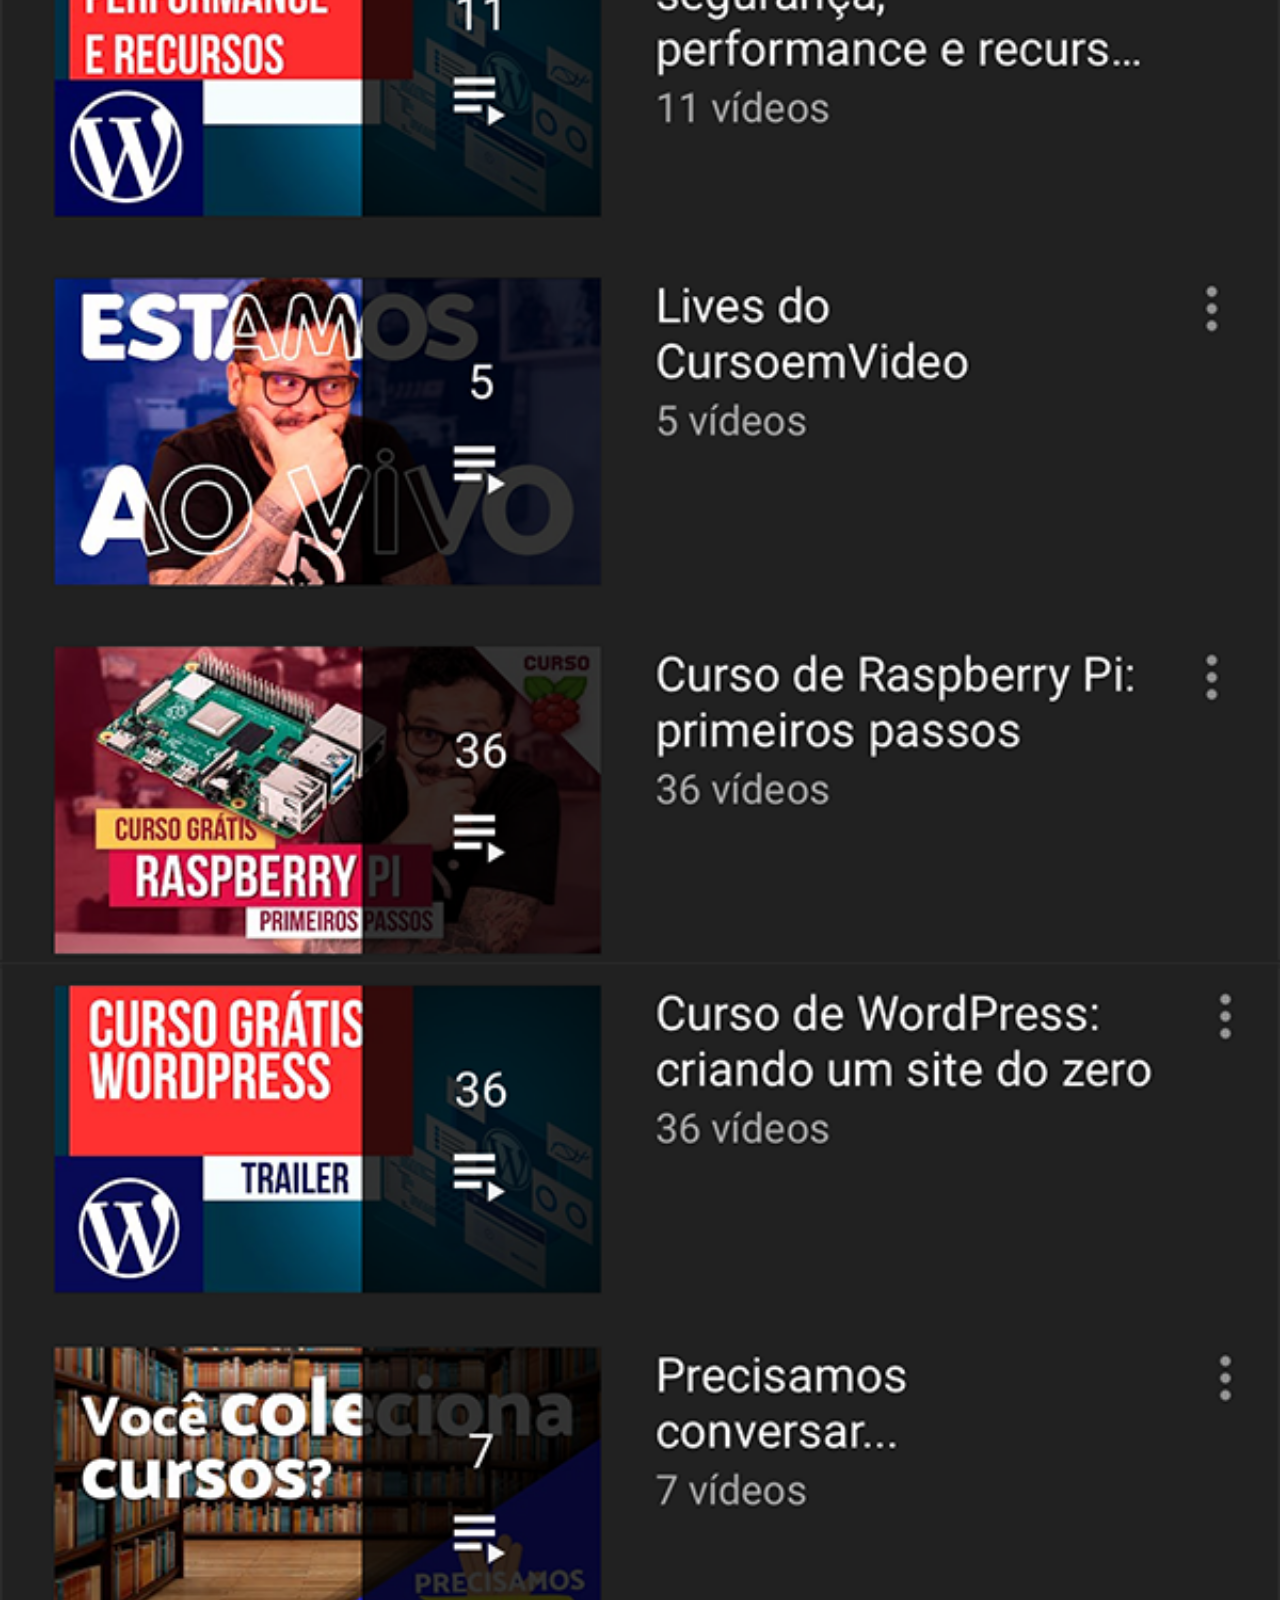
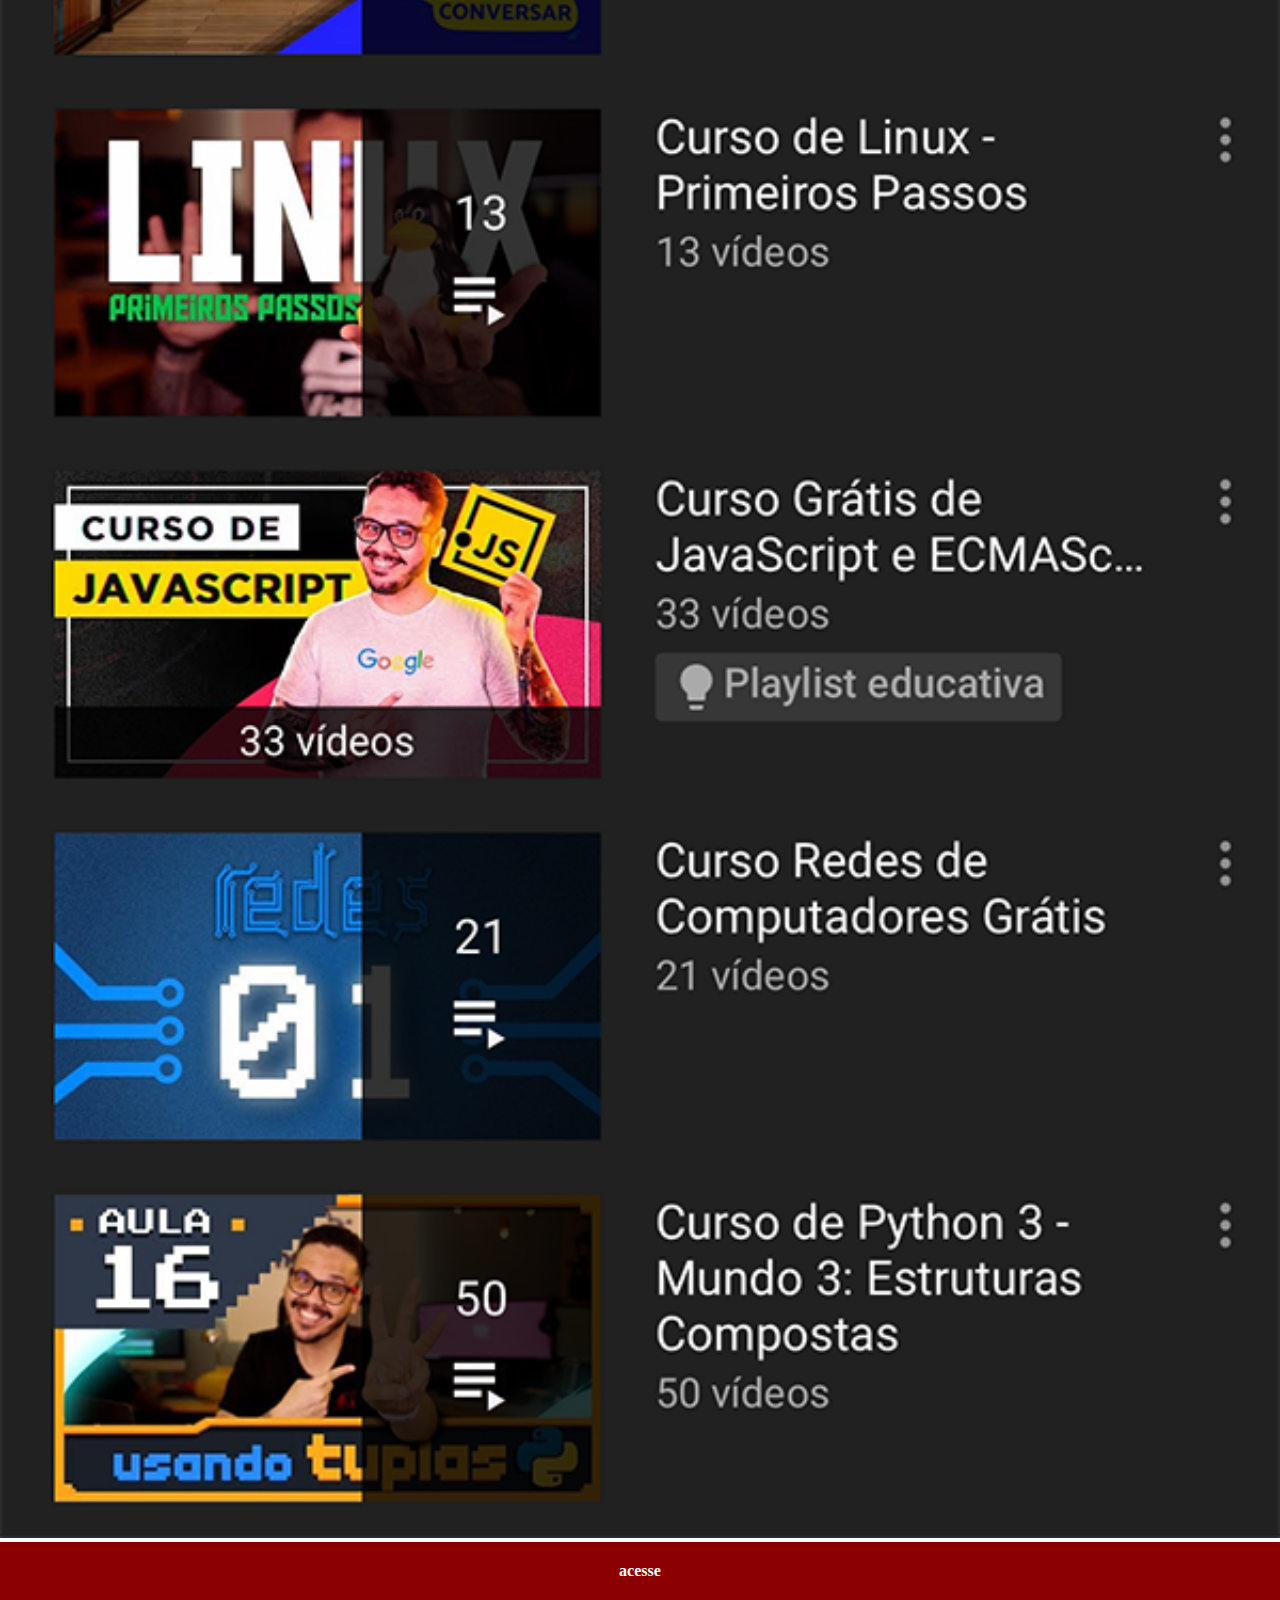
<file: youtube.html>
<!DOCTYPE html>
<html lang="pt-br">
<head>
    <meta charset="UTF-8">
    <meta http-equiv="X-UA-Compatible" content="IE=edge">
    <meta name="viewport" content="width=device-width, initial-scale=1.0">
    <title>Document</title>
    <link rel="stylesheet" href="estilos/geral.css">
</head>
<body>
    <img src="imagens/tela-youtube.png" alt="">
    <a href="https://www.youtube.com/watch?v=c7k19GamCvc" target="_blank">acesse</a>
</body>
</html>
</file>
<file: estilos/style.css>
@charset "UTF-8";
*{
    margin: 0;
    padding: 0;
    font-family: Arial, Helvetica, sans-serif;
}
html, body{
    height: 100vh;
    width: 100vw;
}
body{
    background: url(../imagens/fundo-madeira.jpg) no-repeat top center;
    background-size: cover;
    background-attachment: fixed;
}

main{
    height: 100vh;
    position: relative;

}

#telefone{
    position: absolute;
    top: 50%;
    left: 50%;
    transform: translate(-50%, -50%);
    height: 627px;
    width:311px;
    background-image: url(../imagens/frame-iphone.png);
    background-repeat: no-repeat;
}
#tela{
    position: relative;
    top: 80px;
    left: 22px;
    width: 269px;
    height: 471px;
}
#redes-sociais img {
    width: 50px;
    margin: 10px;
    border-radius: 50%;
    box-shadow: 2px 2px 5px rgba(0, 0, 0, 0.952);
    display: flex;
    flex-direction: column;
    justify-content: flex-start;
    box-sizing: border-box;
}
#redes-socias img:hover {
    border: 2px solid rgba(255, 255, 255, 0.096);
    transform: translate(-3px, -3px);
    box-shadow: 5px 5px 10px rgb(0, 0, 0);
    transition: 0.4s;
}
</file>
<file: estilos/geral.css>
@charset "UTF-8";


*{
    margin: 0;
    padding: 0;
}
::-webkit-scrollbar{
    width: 0;
    height: 0;
}
img{
    width: 100vw;
}
a{
    display: block;
    background-color: darkred;
    color: white;
    padding: 20px;
    text-align: center;
    font-weight: bolder;
    text-decoration: none;
}
</file>
